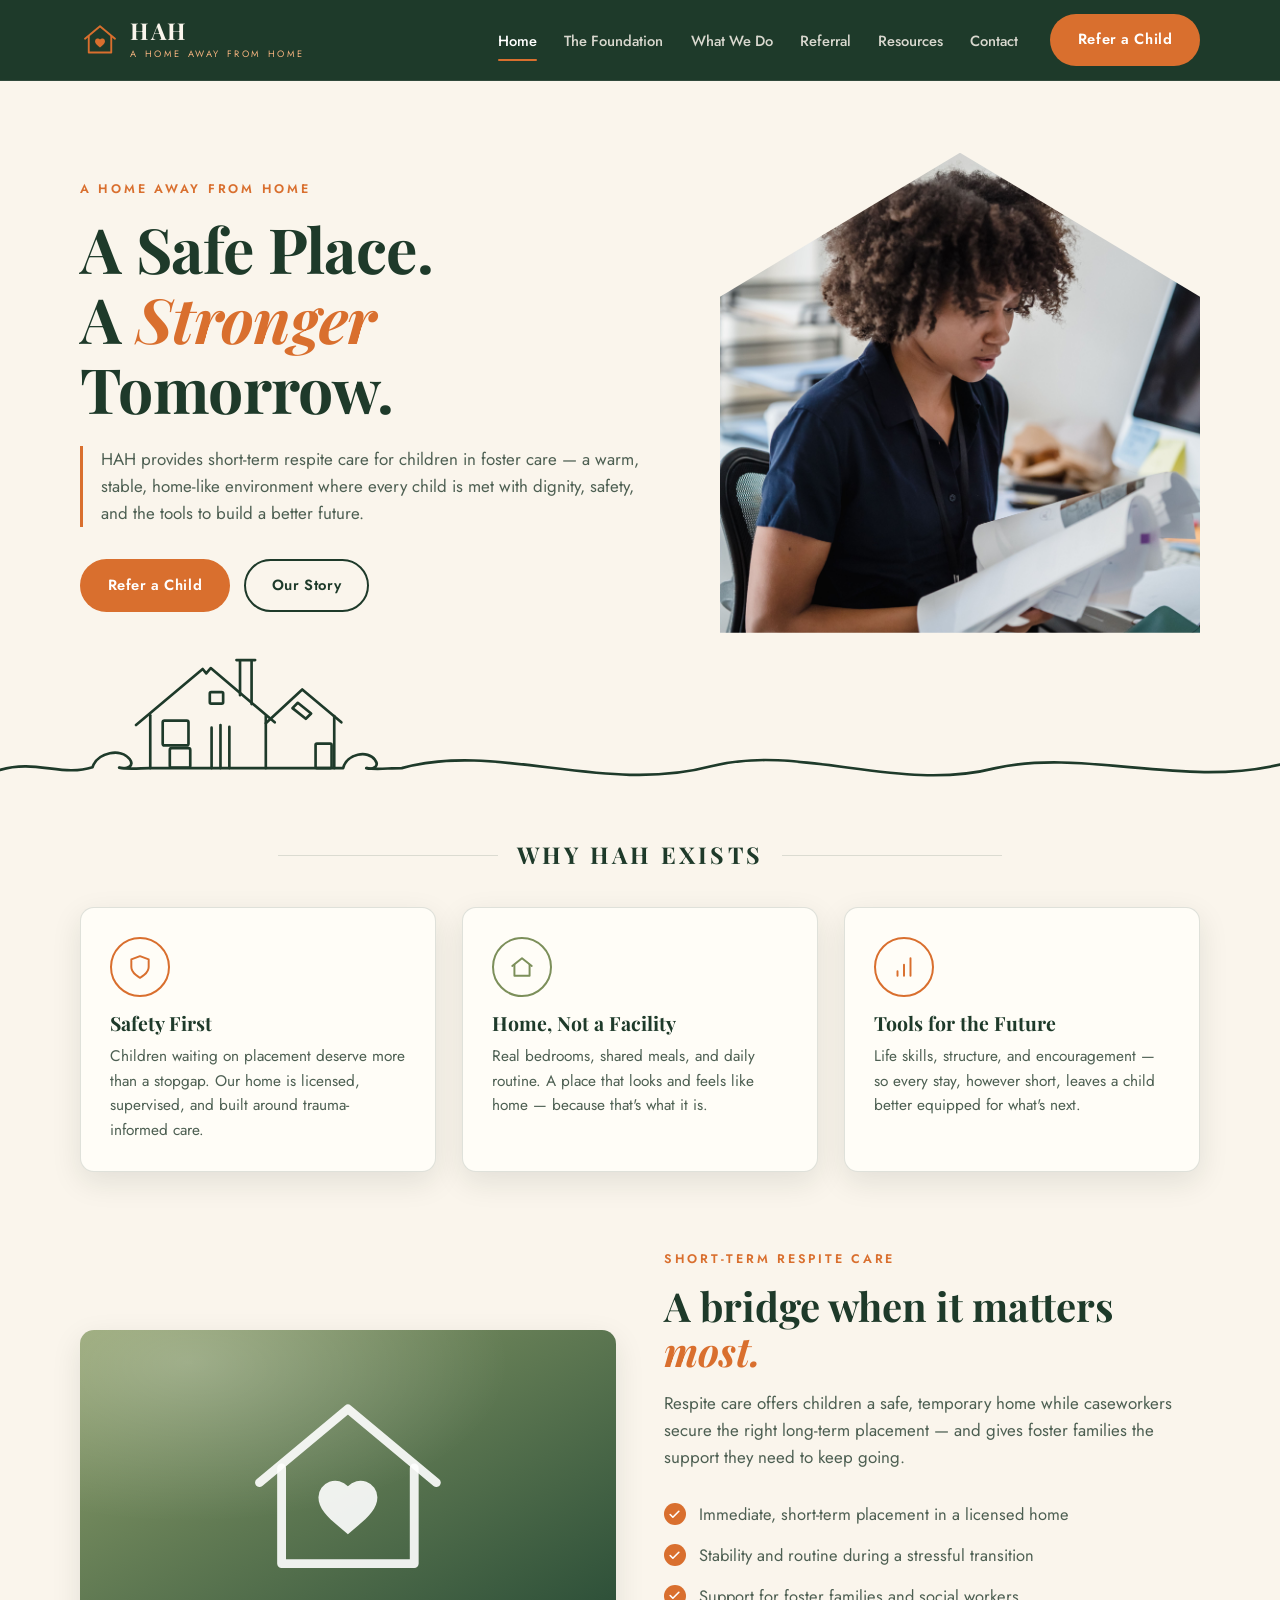
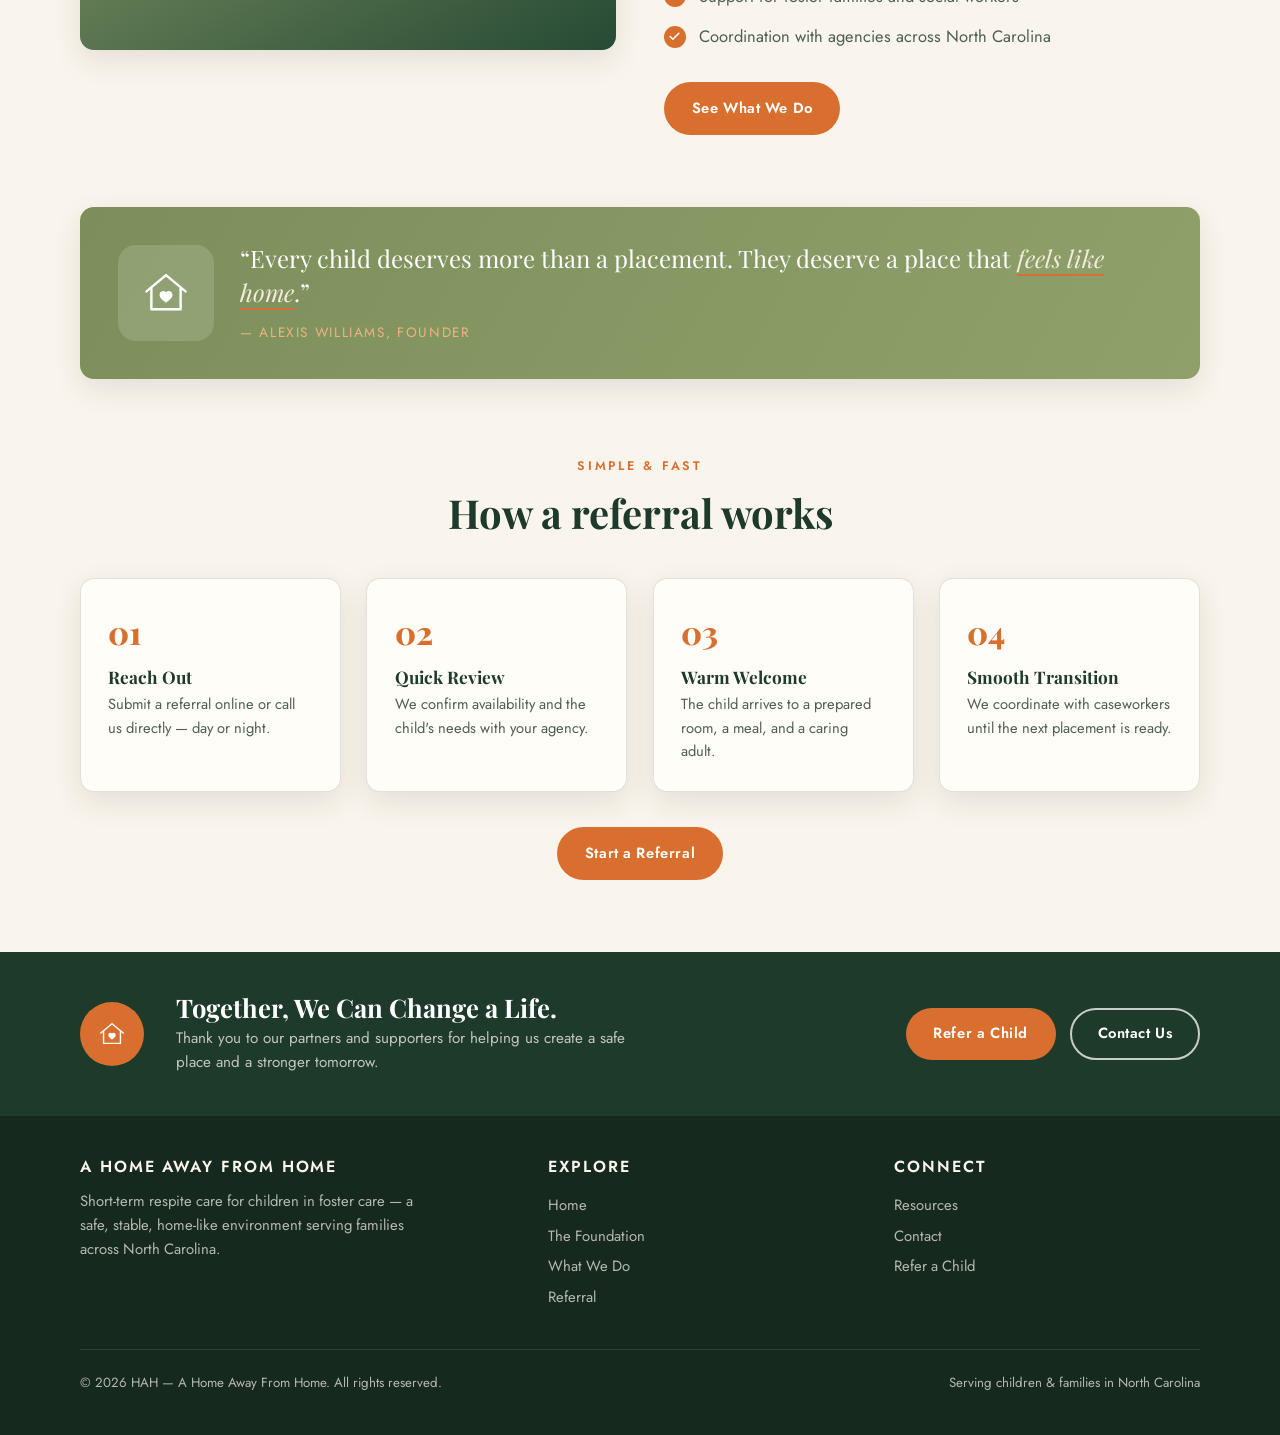
<file: index.html>
<!DOCTYPE html>
<html lang="en">
<head>
<meta charset="UTF-8">
<meta name="viewport" content="width=device-width, initial-scale=1.0">
<title>HAH | A Home Away From Home — Respite Care for Children in Foster Care</title>
<meta name="description" content="HAH provides short-term respite care for children in foster care in a safe, stable, home-like environment across North Carolina.">
<link rel="preconnect" href="https://fonts.googleapis.com">
<link rel="preconnect" href="https://fonts.gstatic.com" crossorigin>
<link href="https://fonts.googleapis.com/css2?family=Playfair+Display:ital,wght@0,600;0,700;0,800;1,600;1,700&family=Jost:wght@400;500;600&display=swap" rel="stylesheet">
<link rel="stylesheet" href="css/styles.css">
</head>
<body data-page="home">

<!-- ===== Hero ===== -->
<div class="hero house-hero">
  <div class="container hero-grid">
    <div class="hero-copy reveal">
      <span class="eyebrow">A Home Away From Home</span>
      <h1>A Safe Place.<br>A <span class="accent-i">Stronger</span> Tomorrow.</h1>
      <p class="lede">
        HAH provides short-term respite care for children in foster care — a
        warm, stable, home-like environment where every child is met with
        dignity, safety, and the tools to build a better future.
      </p>
      <div class="hero-actions">
        <a href="referral.html" class="btn btn-orange">Refer a Child</a>
        <a href="foundation.html" class="btn btn-outline-green">Our Story</a>
      </div>
    </div>
    <figure class="hero-figure reveal">
      <!-- Placeholder: replace this whole div with your photo, e.g.
           <img class="hero-photo" src="images/your-photo.jpg" alt="Describe the photo"> -->
      <div class="arch-container"style="height:30rem; width: 30rem;">
        <img src="img/businesswoman.jpg" alt="">
       
      </div>
    </figure>
  </div>
</div>

<!-- Continuous-line house (left) whose ground line flows out as the wave divider -->
<div class="wave-divider house-line" role="img" aria-label="Line drawing of a house whose baseline continues as a flowing wave">
  <svg viewBox="0 0 1440 200" xmlns="http://www.w3.org/2000/svg" fill="none" stroke="currentColor" stroke-width="3" stroke-linecap="round" stroke-linejoin="round" aria-hidden="true">
    <!-- ground line: enters left, bush, under the house, bush, then waves off to the right -->
    <path d="M0 172
             C 40 160 70 180 104 169
             C 110 152 136 147 146 160
             C 151 167 144 172 134 169.5
             C 146 172 158 170 168 170
             L 386 170
             C 390 154 414 149 422 161
             C 427 168 420 172 412 170
             C 424 172 436 170 452 170
             C 560 140 680 200 800 168
             C 900 142 1010 198 1120 170
             C 1220 148 1330 192 1440 166"/>
    <!-- main gable with peak notch -->
    <path d="M153 121.5 L228 58.5 L232 63.5 L237 57.5 L309 118.5"/>
    <!-- walls -->
    <path d="M169 110.5 V170"/>
    <path d="M299 111.5 V170"/>
    <!-- chimney -->
    <path d="M270 48.5 V88 M283 48.5 V98 M266 48.5 H287"/>
    <!-- facade windows -->
    <rect x="183" y="116.5" width="29" height="28" rx="2"/>
    <rect x="191" y="147.5" width="23" height="22" rx="2"/>
    <!-- small attic window -->
    <rect x="236" y="84.5" width="15" height="13" rx="1.5"/>
    <!-- vertical slats -->
    <path d="M238 170 V124.5 M248 170 V121.5 M258 170 V123.5"/>
    <!-- right smaller gable -->
    <path d="M299 119.5 L340 81.5 L384 118.5"/>
    <path d="M376 111.5 V170"/>
    <!-- slanted roof window -->
    <path d="M335 96.5 L350 108.5 L344 114.5 L329 102.5 Z"/>
    <!-- side door -->
    <rect x="355" y="142.5" width="18" height="27.5" rx="1.5"/>
  </svg>
</div>

<!-- ===== Why HAH ===== -->
<section aria-labelledby="why-title" style="padding-top:3rem">
  <div class="container">
    <div class="divider-title"><h2 id="why-title">Why HAH Exists</h2></div>
    <div class="card-grid cols-3">
      <article class="panel-card reveal">
        <div class="icon-ring ring-orange">
          <svg viewBox="0 0 24 24" fill="none" stroke="currentColor" stroke-width="1.8" stroke-linecap="round" stroke-linejoin="round"><path d="M12 22s8-4 8-10V5l-8-3-8 3v7c0 6 8 10 8 10z"/></svg>
        </div>
        <h3>Safety First</h3>
        <p>Children waiting on placement deserve more than a stopgap. Our home is licensed, supervised, and built around trauma-informed care.</p>
      </article>
      <article class="panel-card reveal">
        <div class="icon-ring ring-green">
          <svg viewBox="0 0 24 24" fill="none" stroke="currentColor" stroke-width="1.8" stroke-linecap="round" stroke-linejoin="round"><path d="M3 11 12 4l9 7"/><path d="M5 10v10h14V10"/></svg>
        </div>
        <h3>Home, Not a Facility</h3>
        <p>Real bedrooms, shared meals, and daily routine. A place that looks and feels like home — because that's what it is.</p>
      </article>
      <article class="panel-card reveal">
        <div class="icon-ring ring-orange">
          <svg viewBox="0 0 24 24" fill="none" stroke="currentColor" stroke-width="1.8" stroke-linecap="round" stroke-linejoin="round"><path d="M12 20V10M18 20V4M6 20v-4"/></svg>
        </div>
        <h3>Tools for the Future</h3>
        <p>Life skills, structure, and encouragement — so every stay, however short, leaves a child better equipped for what's next.</p>
      </article>
    </div>
  </div>
</section>

<!-- ===== Respite explained ===== -->
<section style="padding-top:0" aria-labelledby="respite-title">
  <div class="container split">
    <div class="visual reveal" role="img" aria-label="Illustration of a heart inside a house">
      <svg viewBox="0 0 64 64" fill="none" stroke="currentColor" stroke-width="2.4" stroke-linecap="round" stroke-linejoin="round"><path d="M8 30 32 10l24 20"/><path d="M14 26v26h36V26"/><path d="M32 44c-4-3.4-8-6.2-8-10a4.6 4.6 0 0 1 8-3 4.6 4.6 0 0 1 8 3c0 3.8-4 6.6-8 10z" fill="currentColor" stroke="none"/></svg>
    </div>
    <div class="reveal">
      <span class="eyebrow">Short-Term Respite Care</span>
      <h2 id="respite-title">A bridge when it matters <span class="accent-i">most.</span></h2>
      <p class="lede" style="margin:1rem 0 1.4rem">
        Respite care offers children a safe, temporary home while caseworkers
        secure the right long-term placement — and gives foster families the
        support they need to keep going.
      </p>
      <ul class="checklist">
        <li>Immediate, short-term placement in a licensed home</li>
        <li>Stability and routine during a stressful transition</li>
        <li>Support for foster families and social workers</li>
        <li>Coordination with agencies across North Carolina</li>
      </ul>
      <div style="margin-top:1.6rem">
        <a href="what-we-do.html" class="btn btn-orange">See What We Do</a>
      </div>
    </div>
  </div>
</section>

<!-- ===== Quote ===== -->
<section style="padding-top:0">
  <div class="container">
    <div class="quote-banner reveal">
      <div class="quote-house" style="color:#fff">
        <svg viewBox="0 0 64 64" fill="none" stroke="currentColor" stroke-width="3" stroke-linecap="round" stroke-linejoin="round"><path d="M8 30 32 10l24 20"/><path d="M14 26v26h36V26"/><path d="M32 44c-4-3.4-8-6.2-8-10a4.6 4.6 0 0 1 8-3 4.6 4.6 0 0 1 8 3c0 3.8-4 6.6-8 10z" fill="currentColor" stroke="none"/></svg>
      </div>
      <div>
        <blockquote>&ldquo;Every child deserves more than a placement. They deserve a place that <em>feels like home</em>.&rdquo;</blockquote>
        <cite>— Alexis Williams, Founder</cite>
      </div>
    </div>
  </div>
</section>

<!-- ===== How it works preview ===== -->
<section style="padding-top:0" aria-labelledby="how-title">
  <div class="container">
    <div class="section-head center">
      <span class="eyebrow">Simple &amp; Fast</span>
      <h2 id="how-title">How a referral works</h2>
    </div>
    <div class="steps">
      <div class="step reveal"><h3>Reach Out</h3><p>Submit a referral online or call us directly — day or night.</p></div>
      <div class="step reveal"><h3>Quick Review</h3><p>We confirm availability and the child's needs with your agency.</p></div>
      <div class="step reveal"><h3>Warm Welcome</h3><p>The child arrives to a prepared room, a meal, and a caring adult.</p></div>
      <div class="step reveal"><h3>Smooth Transition</h3><p>We coordinate with caseworkers until the next placement is ready.</p></div>
    </div>
    <div class="center" style="margin-top:2.2rem">
      <a href="referral.html" class="btn btn-orange">Start a Referral</a>
    </div>
  </div>
</section>

<script src="js/script.js"></script>
</body>
</html>
</file>
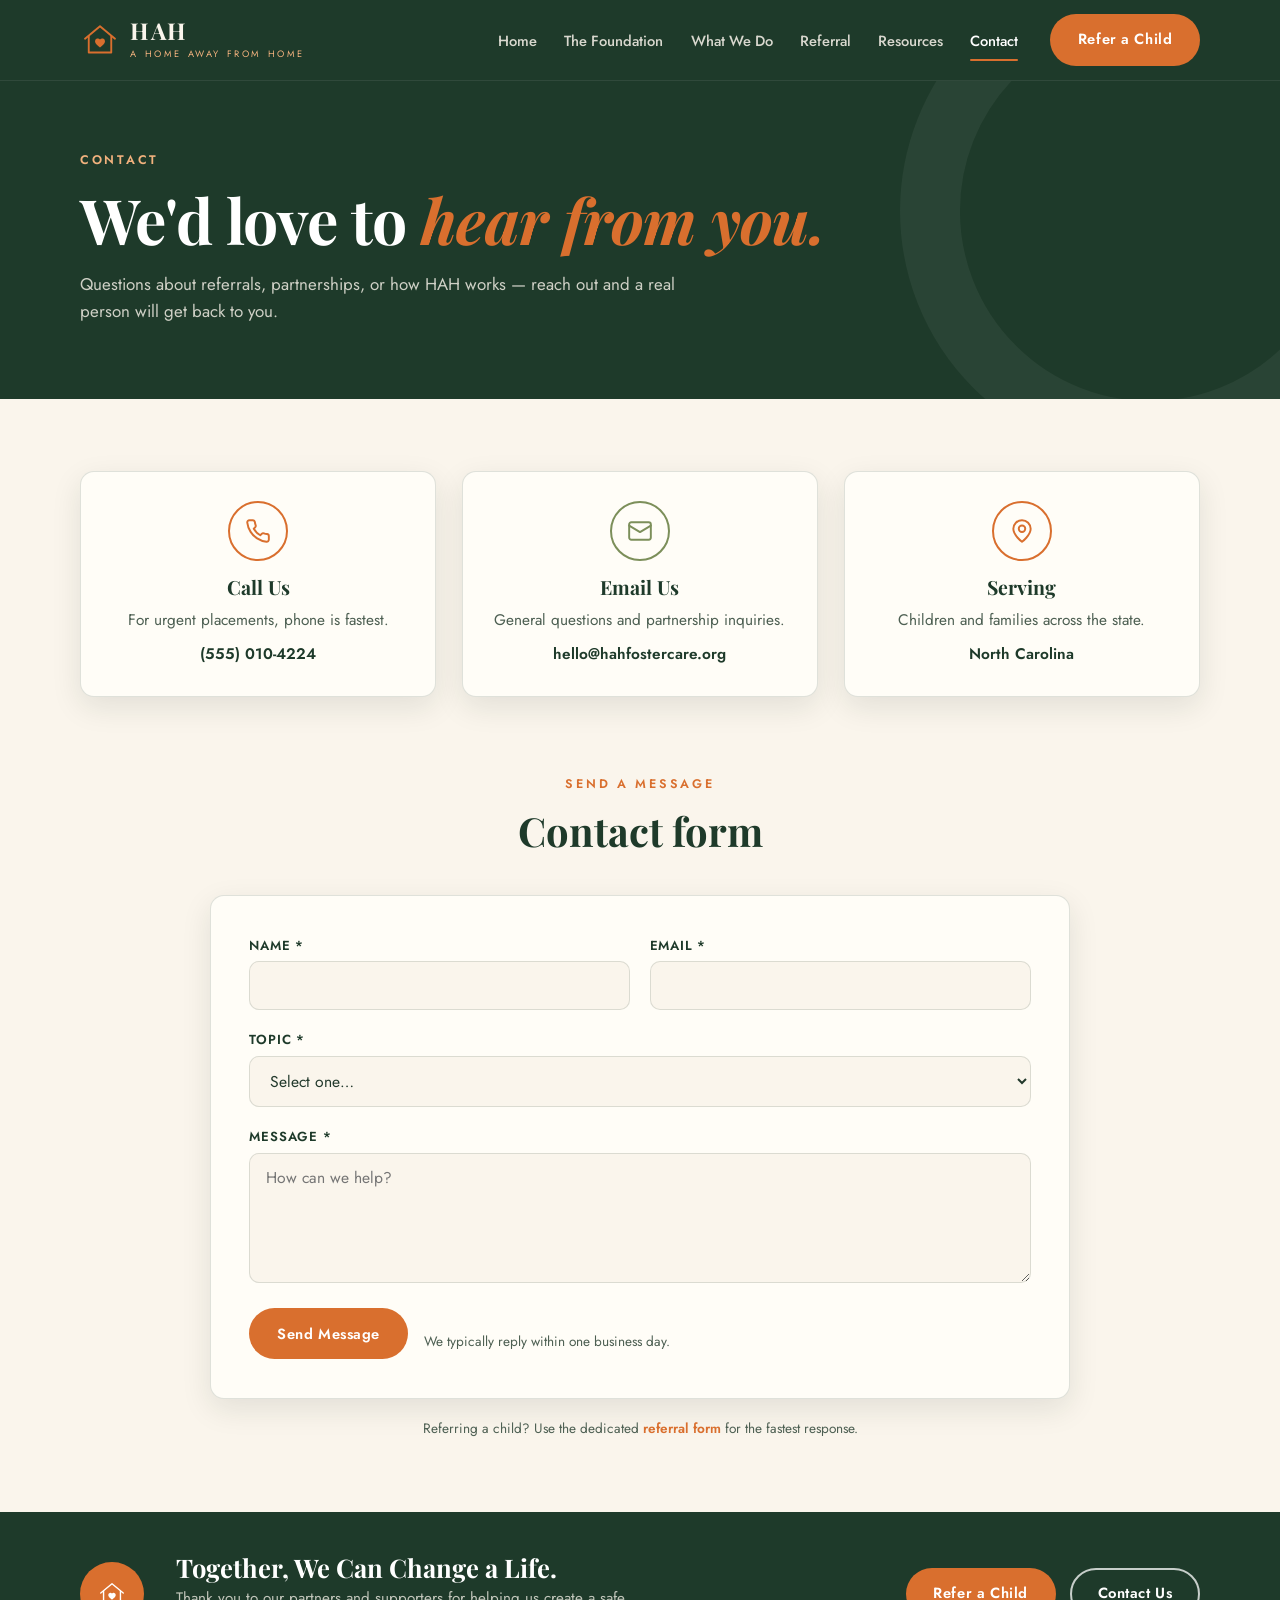
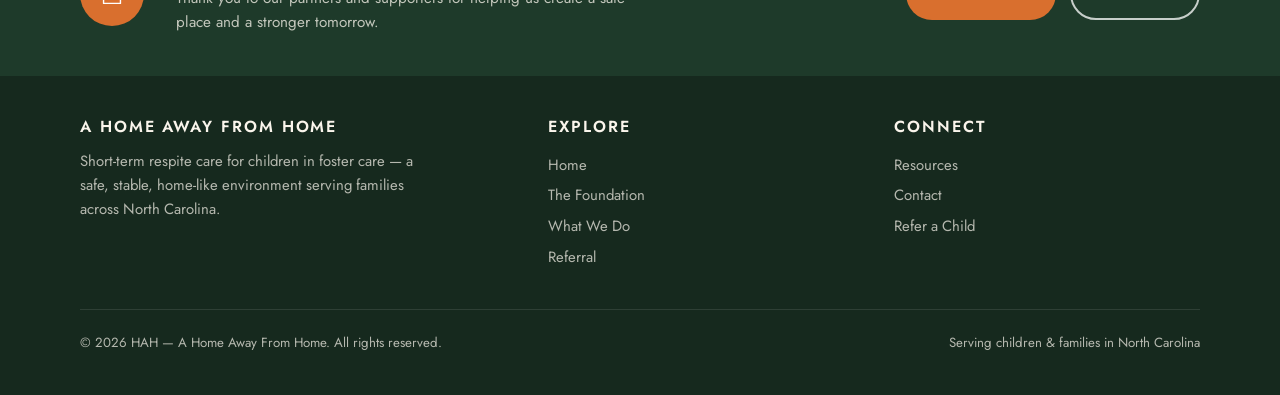
<file: contact.html>
<!DOCTYPE html>
<html lang="en">
<head>
<meta charset="UTF-8">
<meta name="viewport" content="width=device-width, initial-scale=1.0">
<title>Contact — HAH | A Home Away From Home</title>
<meta name="description" content="Contact HAH — A Home Away From Home. Questions, partnerships, and referrals for respite foster care in North Carolina.">
<link rel="preconnect" href="https://fonts.googleapis.com">
<link rel="preconnect" href="https://fonts.gstatic.com" crossorigin>
<link href="https://fonts.googleapis.com/css2?family=Playfair+Display:ital,wght@0,600;0,700;0,800;1,600;1,700&family=Jost:wght@400;500;600&display=swap" rel="stylesheet">
<link rel="stylesheet" href="css/styles.css">
</head>
<body data-page="contact">

<div class="page-hero">
  <div class="container reveal in">
    <span class="eyebrow">Contact</span>
    <h1>We'd love to <span class="accent-i">hear from you.</span></h1>
    <p class="lede">
      Questions about referrals, partnerships, or how HAH works — reach out and
      a real person will get back to you.
    </p>
  </div>
</div>

<!-- ===== Contact methods ===== -->
<section aria-labelledby="methods-title">
  <div class="container">
    <h2 id="methods-title" class="center" style="position:absolute;width:1px;height:1px;overflow:hidden;clip:rect(0 0 0 0)">Ways to reach us</h2>
    <div class="card-grid cols-3">
      <article class="panel-card center reveal">
        <div class="icon-ring ring-orange" style="margin-inline:auto">
          <svg viewBox="0 0 24 24" fill="none" stroke="currentColor" stroke-width="1.8" stroke-linecap="round" stroke-linejoin="round"><path d="M22 16.9v3a2 2 0 0 1-2.2 2 19.8 19.8 0 0 1-8.6-3.1 19.5 19.5 0 0 1-6-6A19.8 19.8 0 0 1 2.1 4.2 2 2 0 0 1 4.1 2h3a2 2 0 0 1 2 1.7c.13.96.36 1.9.7 2.8a2 2 0 0 1-.45 2.1L8.1 9.9a16 16 0 0 0 6 6l1.3-1.3a2 2 0 0 1 2.1-.45c.9.34 1.84.57 2.8.7A2 2 0 0 1 22 16.9z"/></svg>
        </div>
        <h3>Call Us</h3>
        <p style="color:var(--ink-soft)">For urgent placements, phone is fastest.</p>
        <p style="margin-top:.6rem;font-weight:600;color:var(--green-900)">(555) 010-4224</p>
      </article>
      <article class="panel-card center reveal">
        <div class="icon-ring ring-green" style="margin-inline:auto">
          <svg viewBox="0 0 24 24" fill="none" stroke="currentColor" stroke-width="1.8" stroke-linecap="round" stroke-linejoin="round"><rect x="2" y="4" width="20" height="16" rx="2"/><path d="m22 7-10 6L2 7"/></svg>
        </div>
        <h3>Email Us</h3>
        <p style="color:var(--ink-soft)">General questions and partnership inquiries.</p>
        <p style="margin-top:.6rem;font-weight:600;color:var(--green-900)">hello@hahfostercare.org</p>
      </article>
      <article class="panel-card center reveal">
        <div class="icon-ring ring-orange" style="margin-inline:auto">
          <svg viewBox="0 0 24 24" fill="none" stroke="currentColor" stroke-width="1.8" stroke-linecap="round" stroke-linejoin="round"><path d="M20 10c0 6-8 12-8 12s-8-6-8-12a8 8 0 0 1 16 0z"/><circle cx="12" cy="10" r="3"/></svg>
        </div>
        <h3>Serving</h3>
        <p style="color:var(--ink-soft)">Children and families across the state.</p>
        <p style="margin-top:.6rem;font-weight:600;color:var(--green-900)">North Carolina</p>
      </article>
    </div>
  </div>
</section>

<!-- ===== Contact form ===== -->
<section style="padding-top:0" aria-labelledby="contact-form-title">
  <div class="container" style="max-width:860px">
    <div class="section-head center">
      <span class="eyebrow">Send a Message</span>
      <h2 id="contact-form-title">Contact form</h2>
    </div>
    <form class="form-card reveal" data-validate novalidate>
      <div class="form-grid">
        <div class="field">
          <label for="ct-name">Name *</label>
          <input id="ct-name" name="name" type="text" required autocomplete="name">
          <span class="error-msg">Please enter your name.</span>
        </div>
        <div class="field">
          <label for="ct-email">Email *</label>
          <input id="ct-email" name="email" type="email" required autocomplete="email">
          <span class="error-msg">Please enter a valid email address.</span>
        </div>
        <div class="field full">
          <label for="ct-topic">Topic *</label>
          <select id="ct-topic" name="topic" required>
            <option value="">Select one…</option>
            <option>Making a referral</option>
            <option>Partnership opportunity</option>
            <option>Volunteering or support</option>
            <option>Media inquiry</option>
            <option>Something else</option>
          </select>
          <span class="error-msg">Please choose a topic.</span>
        </div>
        <div class="field full">
          <label for="ct-message">Message *</label>
          <textarea id="ct-message" name="message" required placeholder="How can we help?"></textarea>
          <span class="error-msg">Please write a message.</span>
        </div>
      </div>
      <div style="margin-top:1.6rem;display:flex;align-items:center;gap:1rem;flex-wrap:wrap">
        <button type="submit" class="btn btn-orange">Send Message</button>
        <span class="form-note">We typically reply within one business day.</span>
      </div>
      <p class="form-success" role="status" tabindex="-1">
        ✓ Message sent — thank you! We'll be in touch soon.
      </p>
    </form>
    <p class="form-note center" style="margin-top:1.2rem">
      Referring a child? Use the dedicated <a href="referral.html" style="color:var(--orange);font-weight:600">referral form</a> for the fastest response.
    </p>
  </div>
</section>

<script src="js/script.js"></script>
</body>
</html>
</file>
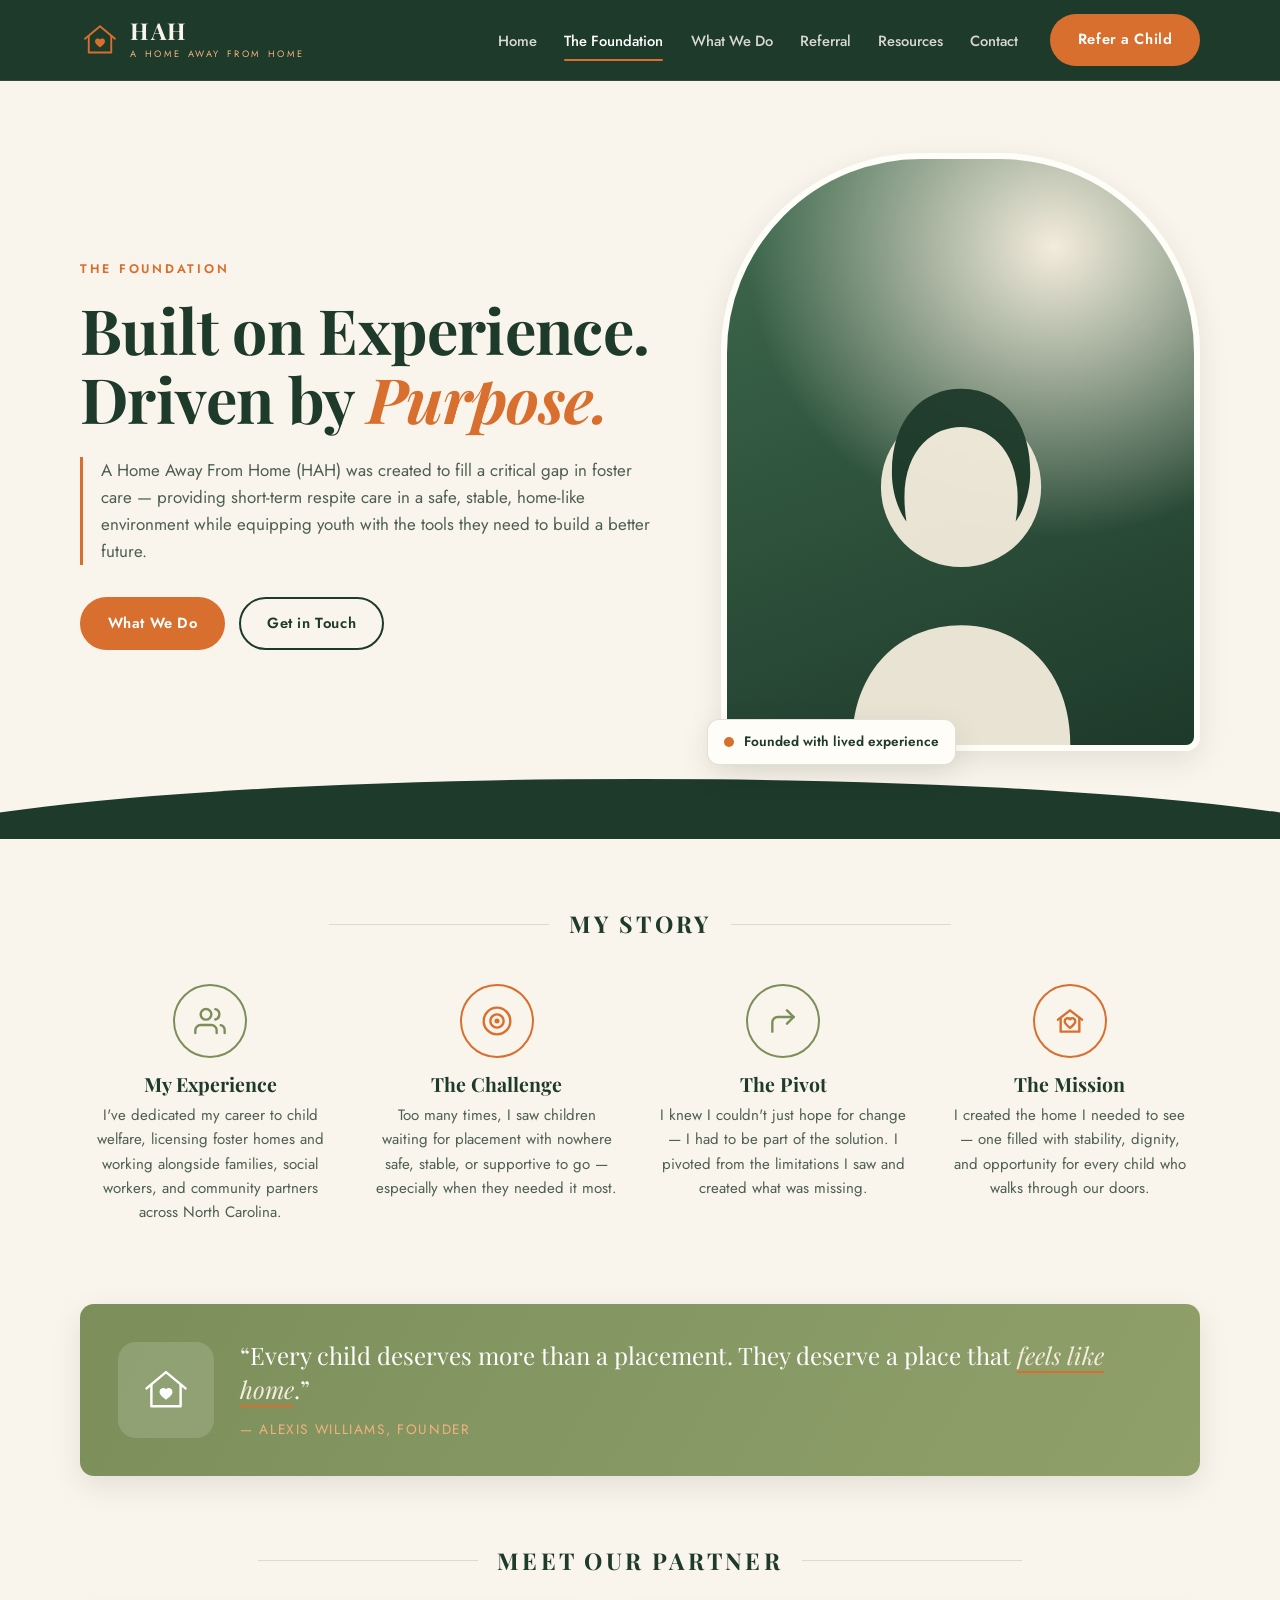
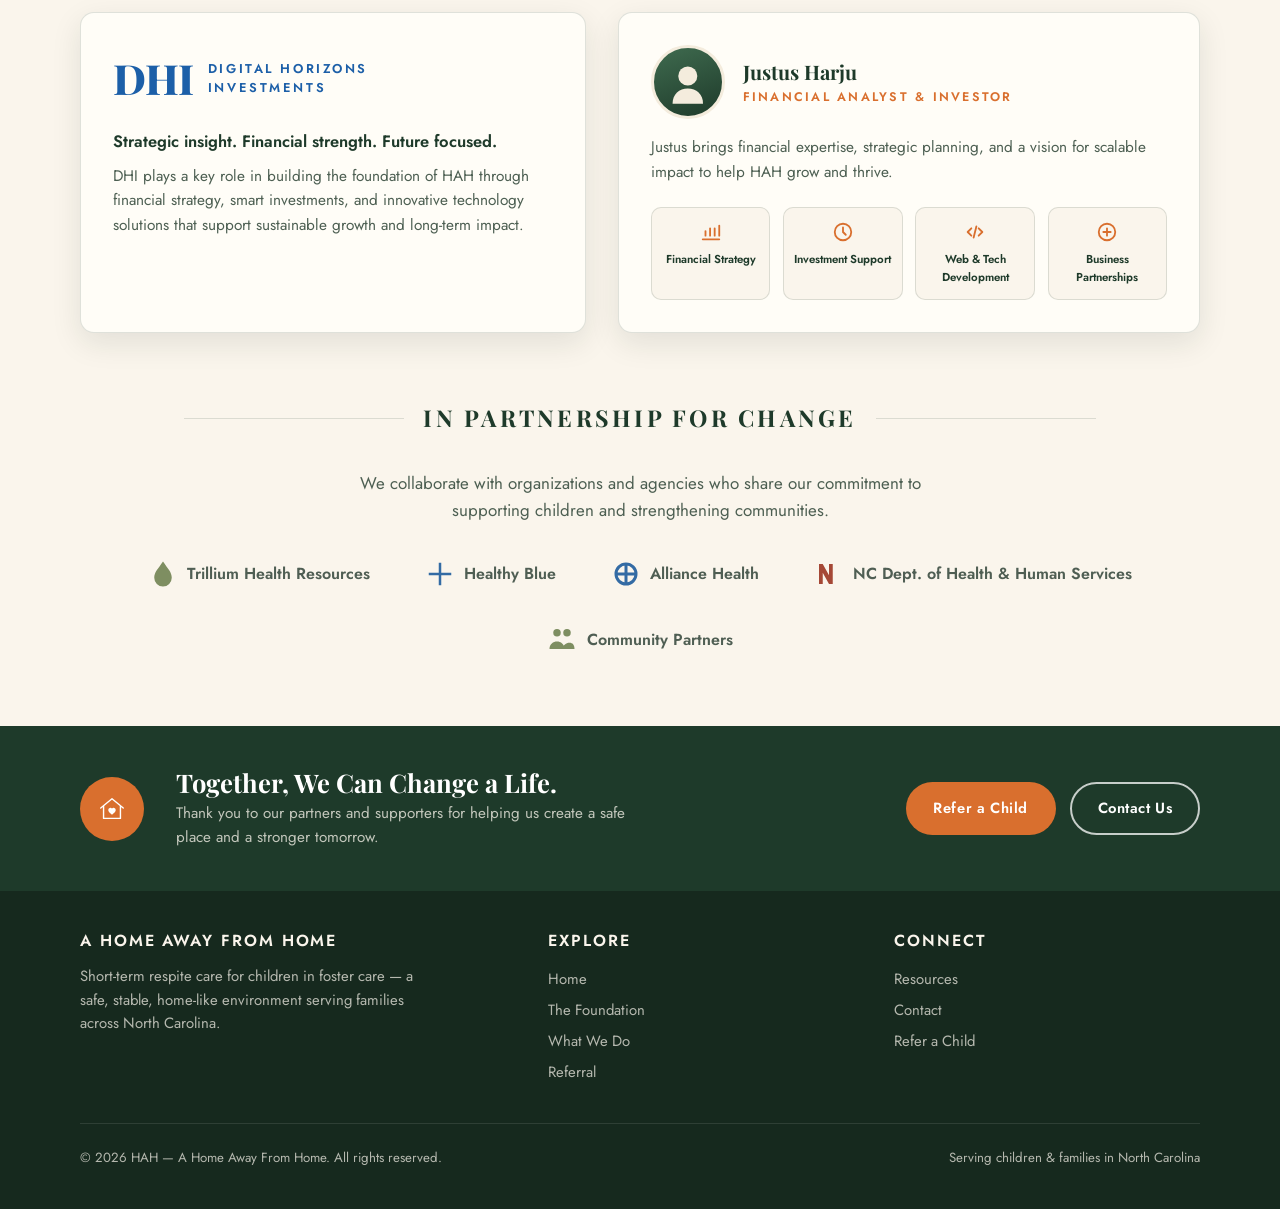
<file: foundation.html>
<!DOCTYPE html>
<html lang="en">
<head>
<meta charset="UTF-8">
<meta name="viewport" content="width=device-width, initial-scale=1.0">
<title>The Foundation — HAH | A Home Away From Home</title>
<meta name="description" content="The story behind HAH: built on experience, driven by purpose. Short-term respite care for children in foster care across North Carolina.">
<link rel="preconnect" href="https://fonts.googleapis.com">
<link rel="preconnect" href="https://fonts.gstatic.com" crossorigin>
<link href="https://fonts.googleapis.com/css2?family=Playfair+Display:ital,wght@0,600;0,700;0,800;1,600;1,700&family=Jost:wght@400;500;600&display=swap" rel="stylesheet">
<link rel="stylesheet" href="css/styles.css">
</head>
<body data-page="foundation">

<!-- ===== Hero ===== -->
<div class="hero">
  <div class="container hero-grid">
    <div class="hero-copy reveal">
      <span class="eyebrow">The Foundation</span>
      <h1>Built on Experience.<br>Driven by <span class="accent-i">Purpose.</span></h1>
      <p class="lede">
        A Home Away From Home (HAH) was created to fill a critical gap in foster
        care — providing short-term respite care in a safe, stable, home-like
        environment while equipping youth with the tools they need to build a
        better future.
      </p>
      <div class="hero-actions">
        <a href="what-we-do.html" class="btn btn-orange">What We Do</a>
        <a href="contact.html" class="btn btn-outline-green">Get in Touch</a>
      </div>
    </div>
    <figure class="hero-figure reveal">
      <div class="portrait" role="img" aria-label="Illustration of Alexis Williams, founder of HAH">
        <svg viewBox="0 0 200 220" fill="none" aria-hidden="true">
          <circle cx="100" cy="78" r="44" fill="#f4ecdd"/>
          <path d="M40 220c0-42 27-66 60-66s60 24 60 66" fill="#f4ecdd"/>
          <path d="M62 70c0-30 17-46 38-46s38 16 38 46c0 10-3 20-8 27 6-38-14-52-30-52s-36 14-30 52c-5-7-8-17-8-27z" fill="#1e3a2a"/>
        </svg>
      </div>
      <figcaption class="hero-badge"><span class="dot"></span>Founded with lived experience</figcaption>
    </figure>
  </div>
</div>

<!-- ===== My Story ===== -->
<section aria-labelledby="story-title">
  <div class="container">
    <div class="divider-title"><h2 id="story-title">My Story</h2></div>
    <div class="card-grid">
      <article class="story-card reveal">
        <div class="icon-ring ring-green">
          <svg viewBox="0 0 24 24" fill="none" stroke="currentColor" stroke-width="1.8" stroke-linecap="round" stroke-linejoin="round"><path d="M17 21v-2a4 4 0 0 0-4-4H5a4 4 0 0 0-4 4v2"/><circle cx="9" cy="7" r="4"/><path d="M23 21v-2a4 4 0 0 0-3-3.87"/><path d="M16 3.13a4 4 0 0 1 0 7.75"/></svg>
        </div>
        <h3>My Experience</h3>
        <p>I've dedicated my career to child welfare, licensing foster homes and working alongside families, social workers, and community partners across North Carolina.</p>
      </article>
      <article class="story-card reveal">
        <div class="icon-ring ring-orange">
          <svg viewBox="0 0 24 24" fill="none" stroke="currentColor" stroke-width="1.8" stroke-linecap="round" stroke-linejoin="round"><circle cx="12" cy="12" r="10"/><circle cx="12" cy="12" r="5"/><circle cx="12" cy="12" r="1" fill="currentColor"/></svg>
        </div>
        <h3>The Challenge</h3>
        <p>Too many times, I saw children waiting for placement with nowhere safe, stable, or supportive to go — especially when they needed it most.</p>
      </article>
      <article class="story-card reveal">
        <div class="icon-ring ring-green">
          <svg viewBox="0 0 24 24" fill="none" stroke="currentColor" stroke-width="1.8" stroke-linecap="round" stroke-linejoin="round"><polyline points="15 14 20 9 15 4"/><path d="M4 20v-7a4 4 0 0 1 4-4h12"/></svg>
        </div>
        <h3>The Pivot</h3>
        <p>I knew I couldn't just hope for change — I had to be part of the solution. I pivoted from the limitations I saw and created what was missing.</p>
      </article>
      <article class="story-card reveal">
        <div class="icon-ring ring-orange">
          <svg viewBox="0 0 24 24" fill="none" stroke="currentColor" stroke-width="1.8" stroke-linecap="round" stroke-linejoin="round"><path d="M3 11 12 4l9 7"/><path d="M5 10v10h14V10"/><path d="M12 17.2c-2-1.7-4-3.1-4-5a2.3 2.3 0 0 1 4-1.5A2.3 2.3 0 0 1 16 12.2c0 1.9-2 3.3-4 5z"/></svg>
        </div>
        <h3>The Mission</h3>
        <p>I created the home I needed to see — one filled with stability, dignity, and opportunity for every child who walks through our doors.</p>
      </article>
    </div>
  </div>
</section>

<!-- ===== Quote banner ===== -->
<section style="padding-top:0">
  <div class="container">
    <div class="quote-banner reveal">
      <div class="quote-house" style="color:#fff">
        <svg viewBox="0 0 64 64" fill="none" stroke="currentColor" stroke-width="3" stroke-linecap="round" stroke-linejoin="round"><path d="M8 30 32 10l24 20"/><path d="M14 26v26h36V26"/><path d="M32 44c-4-3.4-8-6.2-8-10a4.6 4.6 0 0 1 8-3 4.6 4.6 0 0 1 8 3c0 3.8-4 6.6-8 10z" fill="currentColor" stroke="none"/></svg>
      </div>
      <div>
        <blockquote>
          &ldquo;Every child deserves more than a placement.
          They deserve a place that <em>feels like home</em>.&rdquo;
        </blockquote>
        <cite>— Alexis Williams, Founder</cite>
      </div>
    </div>
  </div>
</section>

<!-- ===== Meet Our Partner ===== -->
<section style="padding-top:0" aria-labelledby="partner-title">
  <div class="container">
    <div class="divider-title"><h2 id="partner-title">Meet Our Partner</h2></div>
    <div class="partner-grid">
      <article class="partner-card reveal">
        <div class="partner-logo">
          <span class="logo-mark">DHI</span>
          <span class="logo-sub">Digital Horizons<br>Investments</span>
        </div>
        <p class="partner-strap">Strategic insight. Financial strength. Future focused.</p>
        <p style="color:var(--ink-soft);font-size:.96rem">
          DHI plays a key role in building the foundation of HAH through financial
          strategy, smart investments, and innovative technology solutions that
          support sustainable growth and long-term impact.
        </p>
      </article>
      <article class="partner-card reveal">
        <div class="person">
          <div class="avatar">
            <svg viewBox="0 0 100 100" fill="#f4ecdd" aria-hidden="true"><circle cx="50" cy="38" r="20"/><path d="M18 96c0-20 14-32 32-32s32 12 32 32"/></svg>
          </div>
          <div>
            <div class="name">Justus Harju</div>
            <div class="role">Financial Analyst &amp; Investor</div>
          </div>
        </div>
        <p style="color:var(--ink-soft);font-size:.96rem">
          Justus brings financial expertise, strategic planning, and a vision for
          scalable impact to help HAH grow and thrive.
        </p>
        <div class="mini-badges">
          <div class="mini-badge">
            <svg viewBox="0 0 24 24" fill="none" stroke="currentColor" stroke-width="2" stroke-linecap="round"><path d="M3 20h18"/><path d="M6 16v-5M11 16V8M16 16v-8M21 16V5"/></svg>
            Financial Strategy
          </div>
          <div class="mini-badge">
            <svg viewBox="0 0 24 24" fill="none" stroke="currentColor" stroke-width="2" stroke-linecap="round"><circle cx="12" cy="12" r="9"/><path d="M12 7v5l3 3"/></svg>
            Investment Support
          </div>
          <div class="mini-badge">
            <svg viewBox="0 0 24 24" fill="none" stroke="currentColor" stroke-width="2" stroke-linecap="round" stroke-linejoin="round"><polyline points="8 8 4 12 8 16"/><polyline points="16 8 20 12 16 16"/><line x1="13.5" y1="6" x2="10.5" y2="18"/></svg>
            Web &amp; Tech Development
          </div>
          <div class="mini-badge">
            <svg viewBox="0 0 24 24" fill="none" stroke="currentColor" stroke-width="2" stroke-linecap="round" stroke-linejoin="round"><path d="M8 12h8M12 8v8"/><circle cx="12" cy="12" r="9"/></svg>
            Business Partnerships
          </div>
        </div>
      </article>
    </div>
  </div>
</section>

<!-- ===== In Partnership for Change ===== -->
<section style="padding-top:0" aria-labelledby="partners-title">
  <div class="container center">
    <div class="divider-title"><h2 id="partners-title">In Partnership for Change</h2></div>
    <p class="lede">We collaborate with organizations and agencies who share our commitment to supporting children and strengthening communities.</p>
    <div class="logo-band reveal">
      <span class="logo-chip">
        <svg viewBox="0 0 24 24" fill="currentColor"><path d="M12 2C8 8 5 10.5 5 15a7 7 0 0 0 14 0c0-4.5-3-7-7-13z"/></svg>
        Trillium Health Resources
      </span>
      <span class="logo-chip blue">
        <svg viewBox="0 0 24 24" fill="currentColor"><path d="M11 3h2v8h8v2h-8v8h-2v-8H3v-2h8z"/></svg>
        Healthy Blue
      </span>
      <span class="logo-chip blue">
        <svg viewBox="0 0 24 24" fill="none" stroke="currentColor" stroke-width="2.4"><circle cx="12" cy="12" r="8"/><path d="M12 4v16M4 12h16"/></svg>
        Alliance Health
      </span>
      <span class="logo-chip red">
        <svg viewBox="0 0 24 24" fill="currentColor"><path d="M4 4h3l5 9V4h3v16h-3l-5-9v9H4z"/></svg>
        NC Dept. of Health &amp; Human Services
      </span>
      <span class="logo-chip">
        <svg viewBox="0 0 24 24" fill="currentColor"><circle cx="8" cy="7" r="3"/><circle cx="16" cy="7" r="3"/><path d="M2 20c0-4 3-6 6-6s6 2 6 6zM12.5 20c.4-3.2 2.6-5 5.5-5 2.4 0 4 1.6 4 5z"/></svg>
        Community Partners
      </span>
    </div>
  </div>
</section>

<script src="js/script.js"></script>
</body>
</html>
</file>
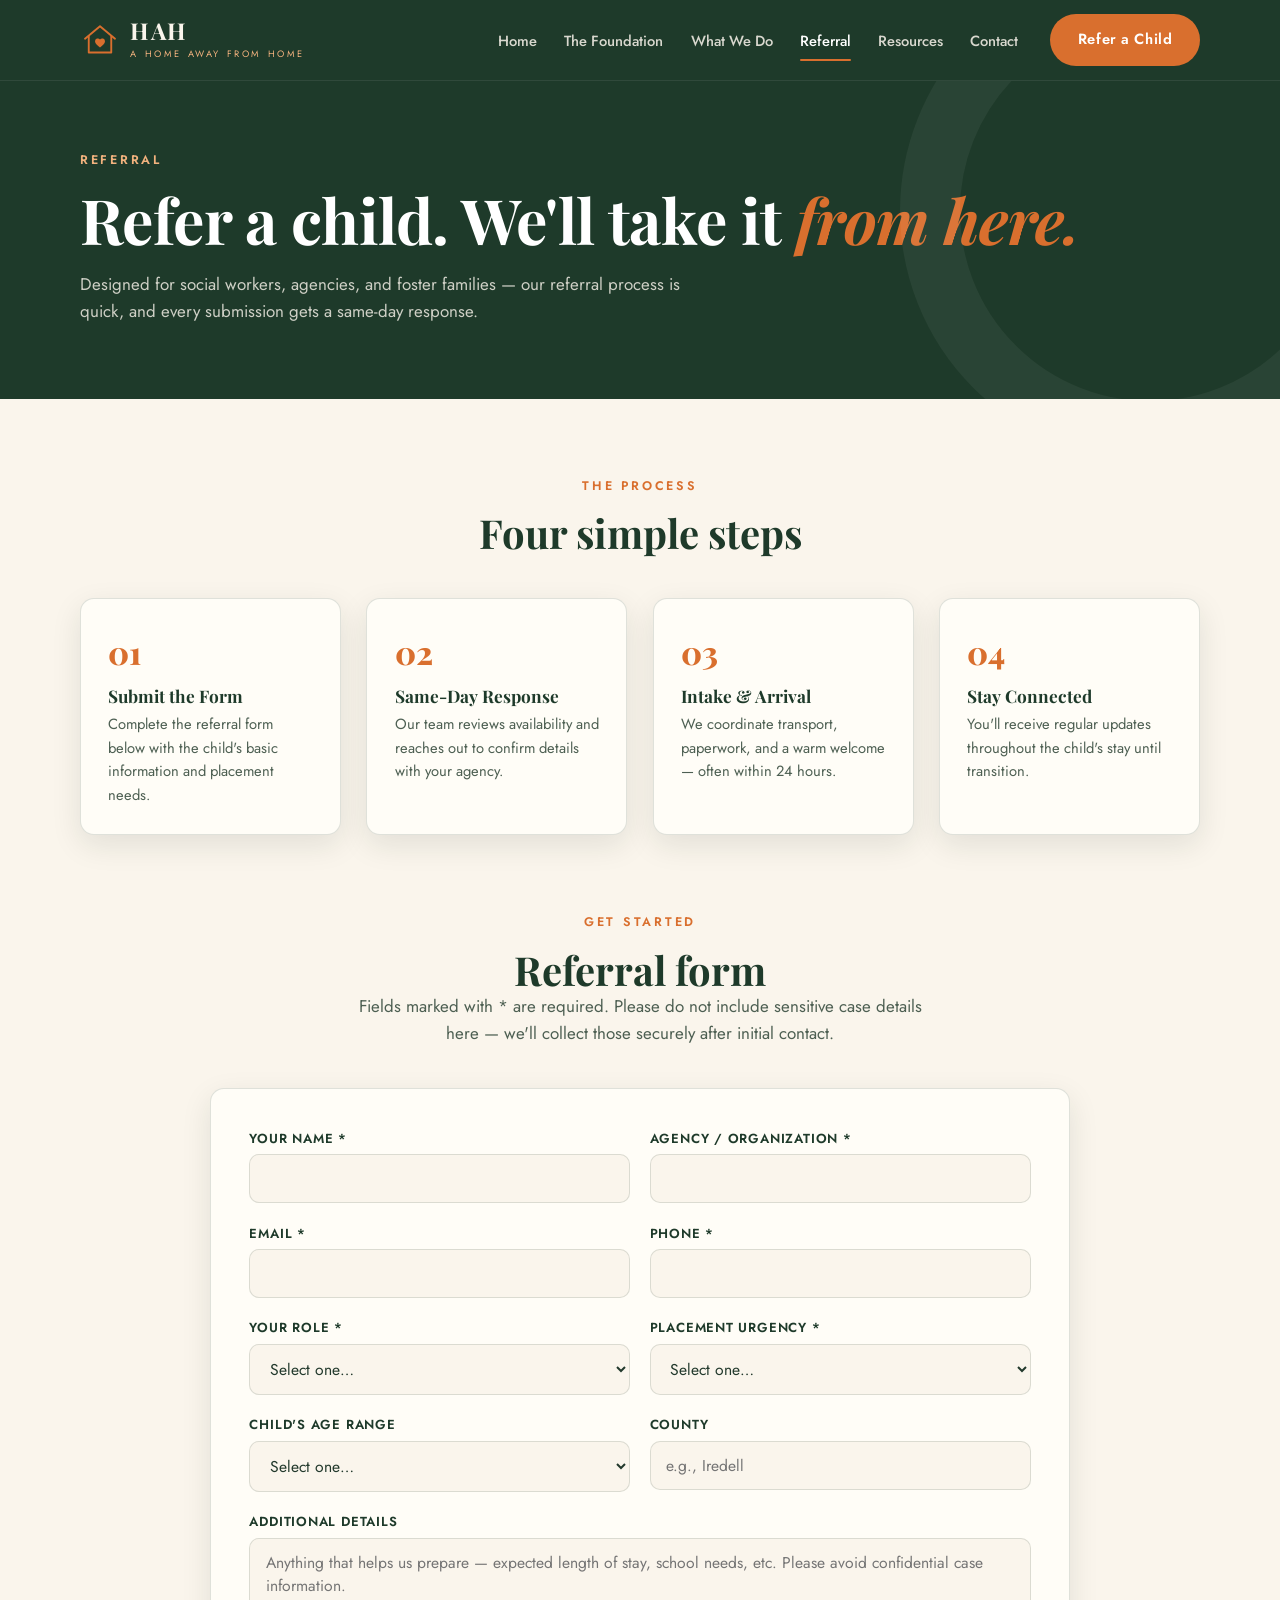
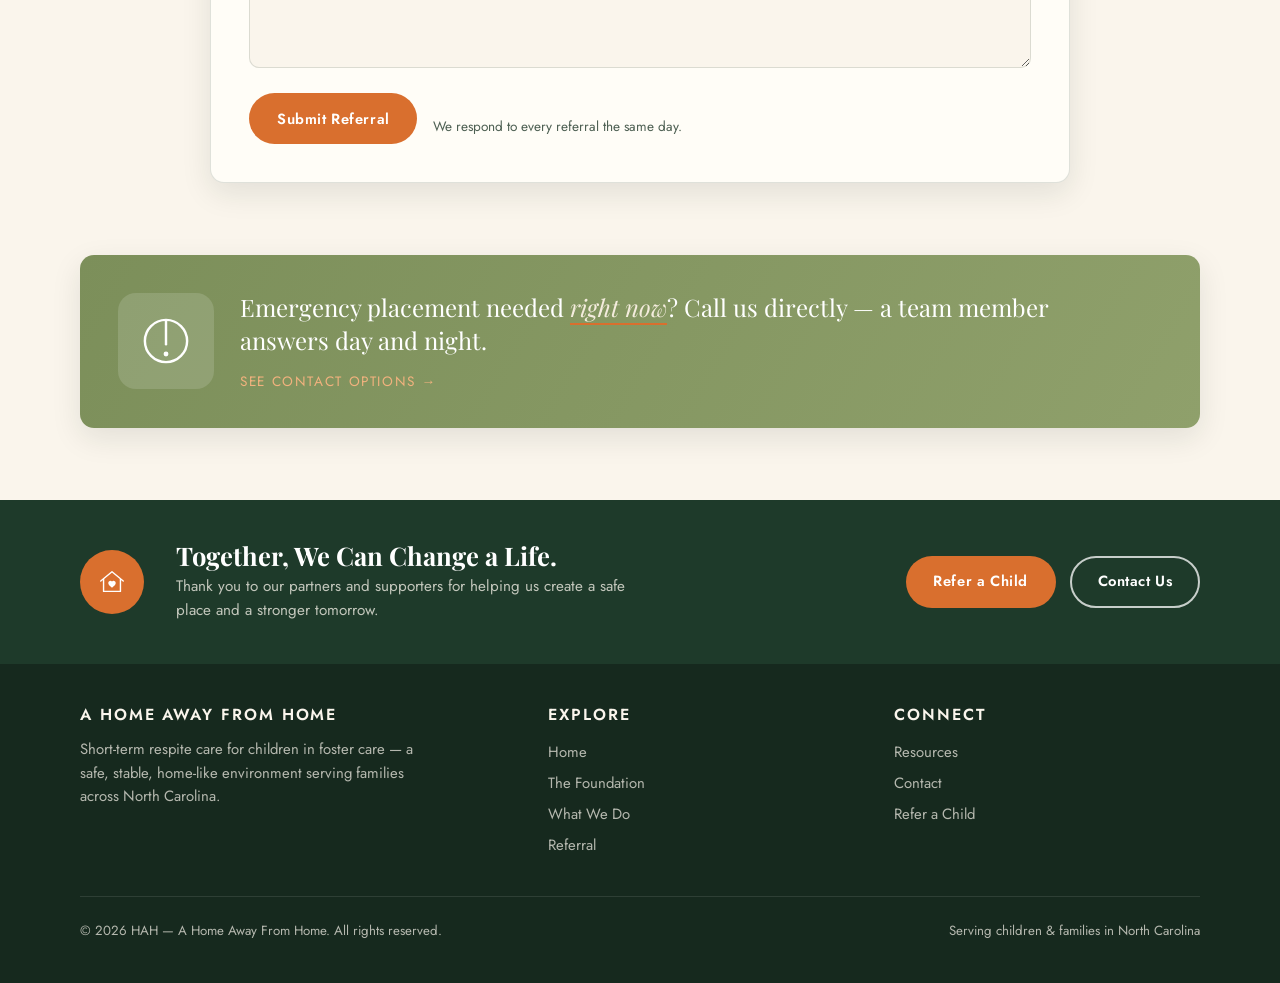
<file: referral.html>
<!DOCTYPE html>
<html lang="en">
<head>
<meta charset="UTF-8">
<meta name="viewport" content="width=device-width, initial-scale=1.0">
<title>Referral — HAH | A Home Away From Home</title>
<meta name="description" content="Refer a child for short-term respite care at HAH. A simple process for social workers, agencies, and foster families in North Carolina.">
<link rel="preconnect" href="https://fonts.googleapis.com">
<link rel="preconnect" href="https://fonts.gstatic.com" crossorigin>
<link href="https://fonts.googleapis.com/css2?family=Playfair+Display:ital,wght@0,600;0,700;0,800;1,600;1,700&family=Jost:wght@400;500;600&display=swap" rel="stylesheet">
<link rel="stylesheet" href="css/styles.css">
</head>
<body data-page="referral">

<div class="page-hero">
  <div class="container reveal in">
    <span class="eyebrow">Referral</span>
    <h1>Refer a child. We'll take it <span class="accent-i">from here.</span></h1>
    <p class="lede">
      Designed for social workers, agencies, and foster families — our referral
      process is quick, and every submission gets a same-day response.
    </p>
  </div>
</div>

<!-- ===== Process ===== -->
<section aria-labelledby="process-title">
  <div class="container">
    <div class="section-head center">
      <span class="eyebrow">The Process</span>
      <h2 id="process-title">Four simple steps</h2>
    </div>
    <div class="steps">
      <div class="step reveal"><h3>Submit the Form</h3><p>Complete the referral form below with the child's basic information and placement needs.</p></div>
      <div class="step reveal"><h3>Same-Day Response</h3><p>Our team reviews availability and reaches out to confirm details with your agency.</p></div>
      <div class="step reveal"><h3>Intake &amp; Arrival</h3><p>We coordinate transport, paperwork, and a warm welcome — often within 24 hours.</p></div>
      <div class="step reveal"><h3>Stay Connected</h3><p>You'll receive regular updates throughout the child's stay until transition.</p></div>
    </div>
  </div>
</section>

<!-- ===== Form ===== -->
<section style="padding-top:0" aria-labelledby="form-title">
  <div class="container" style="max-width:860px">
    <div class="section-head center">
      <span class="eyebrow">Get Started</span>
      <h2 id="form-title">Referral form</h2>
      <p class="lede">Fields marked with * are required. Please do not include sensitive case details here — we'll collect those securely after initial contact.</p>
    </div>
    <form class="form-card reveal" data-validate novalidate>
      <div class="form-grid">
        <div class="field">
          <label for="ref-name">Your Name *</label>
          <input id="ref-name" name="name" type="text" required autocomplete="name">
          <span class="error-msg">Please enter your name.</span>
        </div>
        <div class="field">
          <label for="ref-org">Agency / Organization *</label>
          <input id="ref-org" name="organization" type="text" required autocomplete="organization">
          <span class="error-msg">Please enter your agency or organization.</span>
        </div>
        <div class="field">
          <label for="ref-email">Email *</label>
          <input id="ref-email" name="email" type="email" required autocomplete="email">
          <span class="error-msg">Please enter a valid email address.</span>
        </div>
        <div class="field">
          <label for="ref-phone">Phone *</label>
          <input id="ref-phone" name="phone" type="tel" required autocomplete="tel">
          <span class="error-msg">Please enter a phone number.</span>
        </div>
        <div class="field">
          <label for="ref-role">Your Role *</label>
          <select id="ref-role" name="role" required>
            <option value="">Select one…</option>
            <option>Social Worker / Case Manager</option>
            <option>County DSS Staff</option>
            <option>Foster Parent</option>
            <option>Agency Partner</option>
            <option>Other</option>
          </select>
          <span class="error-msg">Please select your role.</span>
        </div>
        <div class="field">
          <label for="ref-urgency">Placement Urgency *</label>
          <select id="ref-urgency" name="urgency" required>
            <option value="">Select one…</option>
            <option>Emergency (within 24 hours)</option>
            <option>Within this week</option>
            <option>Planned / scheduled respite</option>
          </select>
          <span class="error-msg">Please select the urgency.</span>
        </div>
        <div class="field">
          <label for="ref-age">Child's Age Range</label>
          <select id="ref-age" name="age">
            <option value="">Select one…</option>
            <option>0–5</option>
            <option>6–10</option>
            <option>11–14</option>
            <option>15–17</option>
          </select>
        </div>
        <div class="field">
          <label for="ref-county">County</label>
          <input id="ref-county" name="county" type="text" placeholder="e.g., Iredell">
        </div>
        <div class="field full">
          <label for="ref-notes">Additional Details</label>
          <textarea id="ref-notes" name="notes" placeholder="Anything that helps us prepare — expected length of stay, school needs, etc. Please avoid confidential case information."></textarea>
        </div>
      </div>
      <div style="margin-top:1.6rem;display:flex;align-items:center;gap:1rem;flex-wrap:wrap">
        <button type="submit" class="btn btn-orange">Submit Referral</button>
        <span class="form-note">We respond to every referral the same day.</span>
      </div>
      <p class="form-success" role="status" tabindex="-1">
        ✓ Thank you — your referral has been received. Our team will contact you shortly.
      </p>
    </form>
  </div>
</section>

<!-- ===== Urgent note ===== -->
<section style="padding-top:0">
  <div class="container">
    <div class="quote-banner reveal">
      <div class="quote-house" style="color:#fff">
        <svg viewBox="0 0 64 64" fill="none" stroke="currentColor" stroke-width="3" stroke-linecap="round" stroke-linejoin="round"><path d="M32 8v28"/><circle cx="32" cy="48" r="3" fill="currentColor" stroke="none"/><path d="M12 56h40L32 6z" stroke-width="0" fill="none"/><circle cx="32" cy="32" r="26"/></svg>
      </div>
      <div>
        <blockquote>Emergency placement needed <em>right now</em>? Call us directly — a team member answers day and night.</blockquote>
        <cite><a href="contact.html" style="color:var(--orange-soft)">See contact options →</a></cite>
      </div>
    </div>
  </div>
</section>

<script src="js/script.js"></script>
</body>
</html>
</file>
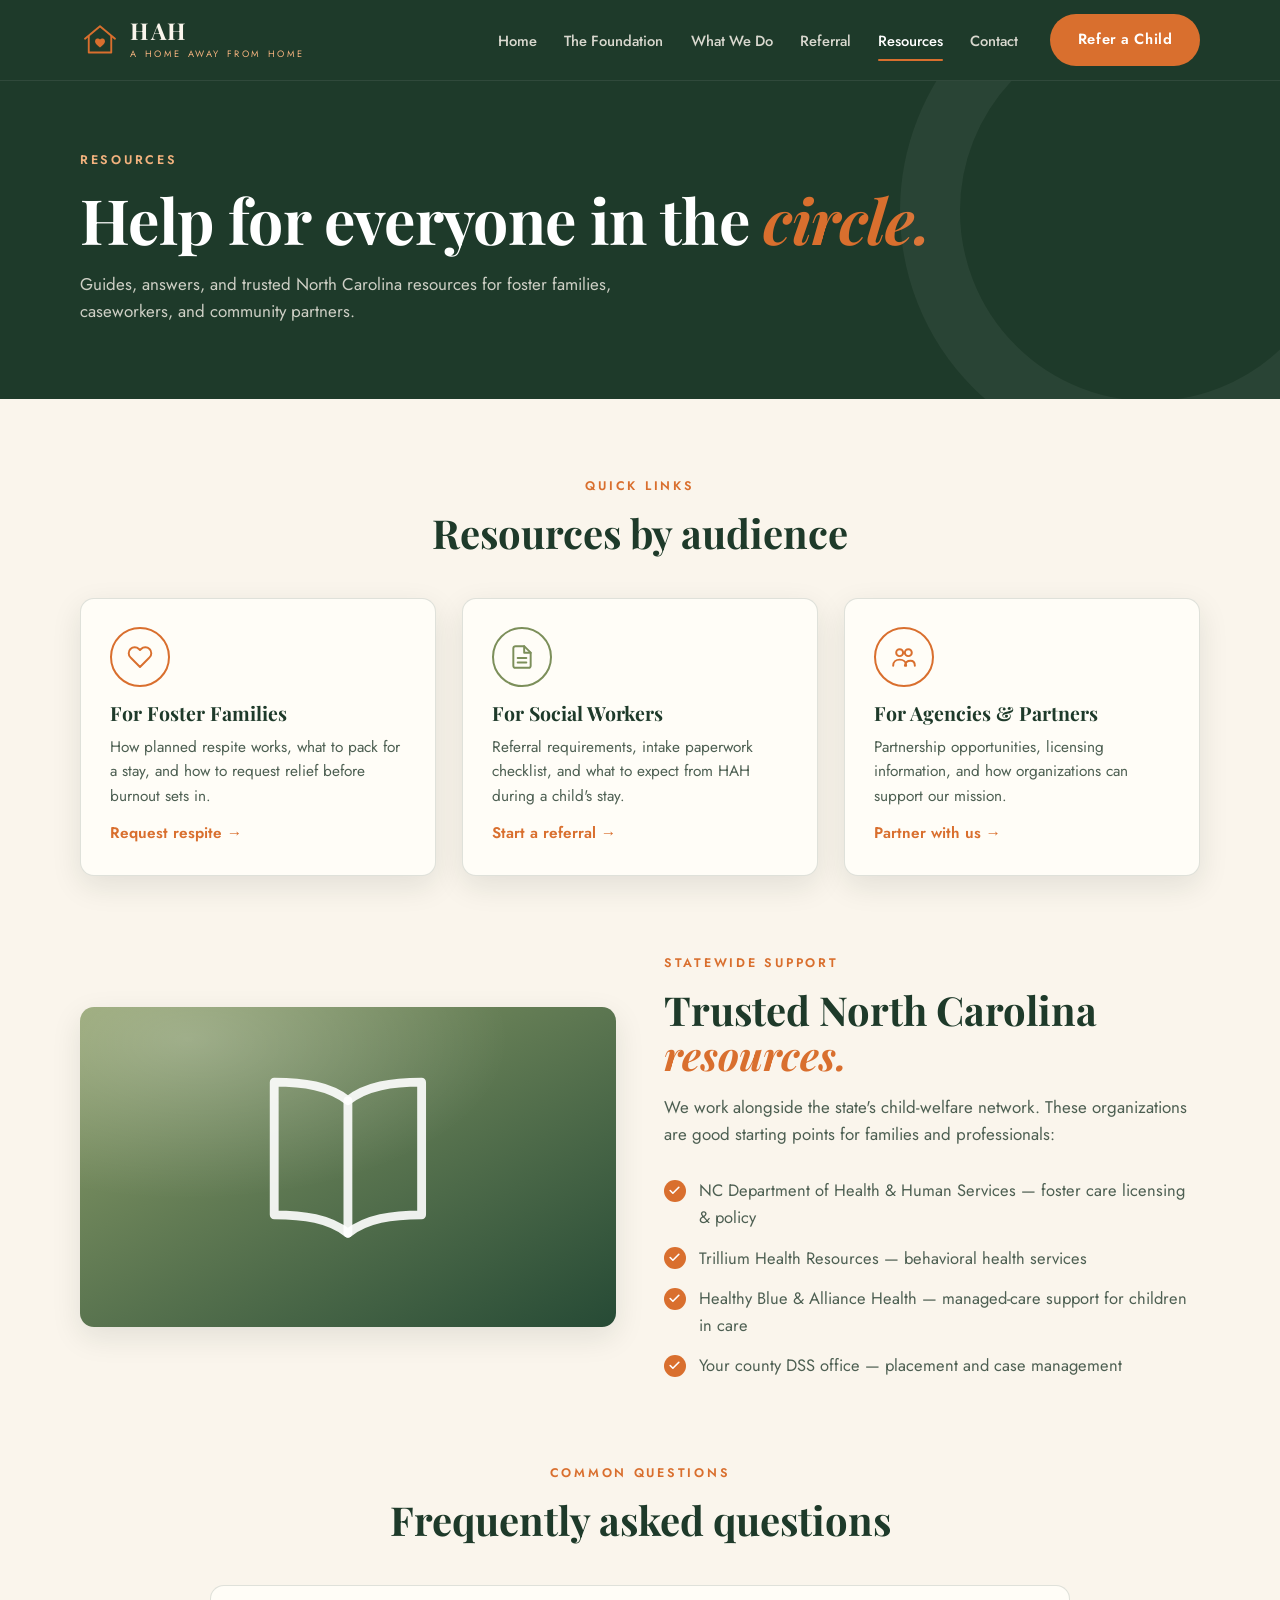
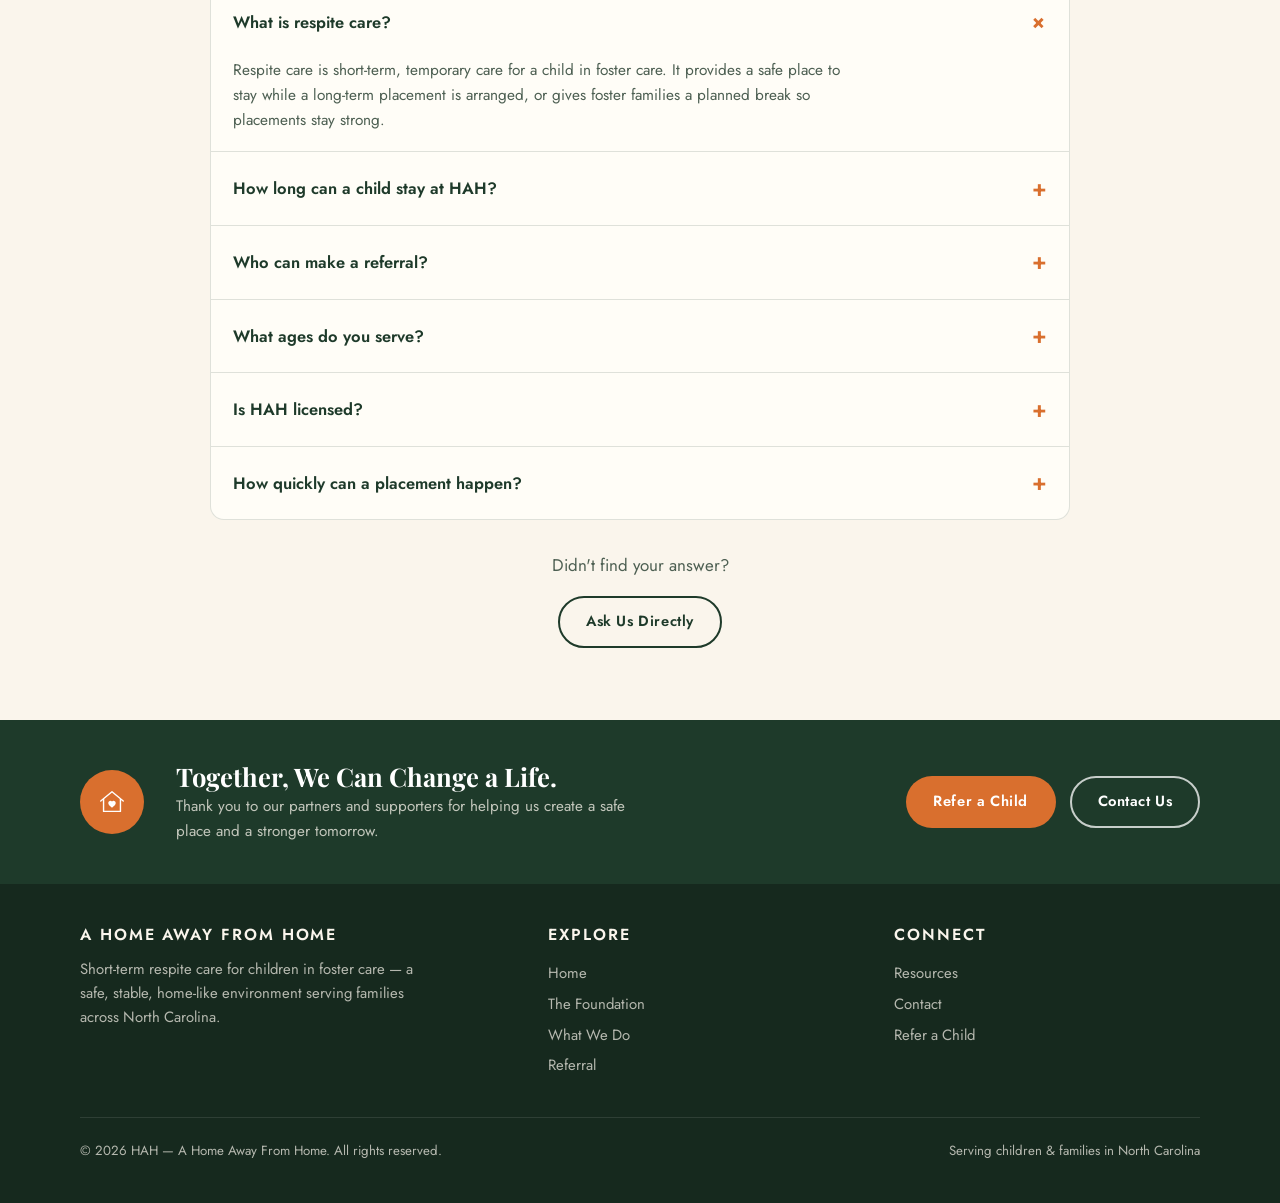
<file: resources.html>
<!DOCTYPE html>
<html lang="en">
<head>
<meta charset="UTF-8">
<meta name="viewport" content="width=device-width, initial-scale=1.0">
<title>Resources — HAH | A Home Away From Home</title>
<meta name="description" content="Resources and answers for foster families, social workers, and agencies working with HAH respite care in North Carolina.">
<link rel="preconnect" href="https://fonts.googleapis.com">
<link rel="preconnect" href="https://fonts.gstatic.com" crossorigin>
<link href="https://fonts.googleapis.com/css2?family=Playfair+Display:ital,wght@0,600;0,700;0,800;1,600;1,700&family=Jost:wght@400;500;600&display=swap" rel="stylesheet">
<link rel="stylesheet" href="css/styles.css">
</head>
<body data-page="resources">

<div class="page-hero">
  <div class="container reveal in">
    <span class="eyebrow">Resources</span>
    <h1>Help for everyone in the <span class="accent-i">circle.</span></h1>
    <p class="lede">
      Guides, answers, and trusted North Carolina resources for foster families,
      caseworkers, and community partners.
    </p>
  </div>
</div>

<!-- ===== Resource cards ===== -->
<section aria-labelledby="res-title">
  <div class="container">
    <div class="section-head center">
      <span class="eyebrow">Quick Links</span>
      <h2 id="res-title">Resources by audience</h2>
    </div>
    <div class="card-grid cols-3">
      <article class="panel-card reveal">
        <div class="icon-ring ring-orange">
          <svg viewBox="0 0 24 24" fill="none" stroke="currentColor" stroke-width="1.8" stroke-linecap="round" stroke-linejoin="round"><path d="M20.8 4.6a5.5 5.5 0 0 0-7.8 0L12 5.6l-1-1a5.5 5.5 0 0 0-7.8 7.8l1 1L12 21.2l7.8-7.8 1-1a5.5 5.5 0 0 0 0-7.8z"/></svg>
        </div>
        <h3>For Foster Families</h3>
        <p>How planned respite works, what to pack for a stay, and how to request relief before burnout sets in.</p>
        <p style="margin-top:.8rem"><a href="referral.html" style="color:var(--orange);font-weight:600">Request respite →</a></p>
      </article>
      <article class="panel-card reveal">
        <div class="icon-ring ring-green">
          <svg viewBox="0 0 24 24" fill="none" stroke="currentColor" stroke-width="1.8" stroke-linecap="round" stroke-linejoin="round"><path d="M14 2H6a2 2 0 0 0-2 2v16a2 2 0 0 0 2 2h12a2 2 0 0 0 2-2V8z"/><polyline points="14 2 14 8 20 8"/><line x1="8" y1="13" x2="16" y2="13"/><line x1="8" y1="17" x2="16" y2="17"/></svg>
        </div>
        <h3>For Social Workers</h3>
        <p>Referral requirements, intake paperwork checklist, and what to expect from HAH during a child's stay.</p>
        <p style="margin-top:.8rem"><a href="referral.html" style="color:var(--orange);font-weight:600">Start a referral →</a></p>
      </article>
      <article class="panel-card reveal">
        <div class="icon-ring ring-orange">
          <svg viewBox="0 0 24 24" fill="none" stroke="currentColor" stroke-width="1.8" stroke-linecap="round" stroke-linejoin="round"><circle cx="8" cy="8" r="3.2"/><circle cx="16" cy="8" r="3.2"/><path d="M2 20c0-3.6 2.6-5.6 6-5.6s6 2 6 5.6M12.8 20c.4-2.9 2.4-4.6 5.2-4.6 2.2 0 4 1.5 4 4.6"/></svg>
        </div>
        <h3>For Agencies &amp; Partners</h3>
        <p>Partnership opportunities, licensing information, and how organizations can support our mission.</p>
        <p style="margin-top:.8rem"><a href="contact.html" style="color:var(--orange);font-weight:600">Partner with us →</a></p>
      </article>
    </div>
  </div>
</section>

<!-- ===== NC resources ===== -->
<section style="padding-top:0" aria-labelledby="nc-title">
  <div class="container split">
    <div class="visual reveal" role="img" aria-label="Illustration of an open book">
      <svg viewBox="0 0 64 64" fill="none" stroke="currentColor" stroke-width="2.4" stroke-linecap="round" stroke-linejoin="round"><path d="M32 14c-5-4-12-5-20-5v36c8 0 15 1 20 5 5-4 12-5 20-5V9c-8 0-15 1-20 5z"/><path d="M32 14v36"/></svg>
    </div>
    <div class="reveal">
      <span class="eyebrow">Statewide Support</span>
      <h2 id="nc-title">Trusted North Carolina <span class="accent-i">resources.</span></h2>
      <p class="lede" style="margin:1rem 0 1.4rem">
        We work alongside the state's child-welfare network. These organizations
        are good starting points for families and professionals:
      </p>
      <ul class="checklist">
        <li>NC Department of Health &amp; Human Services — foster care licensing &amp; policy</li>
        <li>Trillium Health Resources — behavioral health services</li>
        <li>Healthy Blue &amp; Alliance Health — managed-care support for children in care</li>
        <li>Your county DSS office — placement and case management</li>
      </ul>
    </div>
  </div>
</section>

<!-- ===== FAQ ===== -->
<section style="padding-top:0" aria-labelledby="faq-title">
  <div class="container" style="max-width:860px">
    <div class="section-head center">
      <span class="eyebrow">Common Questions</span>
      <h2 id="faq-title">Frequently asked questions</h2>
    </div>
    <div class="faq reveal">
      <details open>
        <summary>What is respite care?</summary>
        <div class="faq-body">Respite care is short-term, temporary care for a child in foster care. It provides a safe place to stay while a long-term placement is arranged, or gives foster families a planned break so placements stay strong.</div>
      </details>
      <details>
        <summary>How long can a child stay at HAH?</summary>
        <div class="faq-body">Stays range from a single night to several weeks, depending on the child's needs and the agency's placement timeline. Every stay is coordinated with the referring caseworker.</div>
      </details>
      <details>
        <summary>Who can make a referral?</summary>
        <div class="faq-body">Social workers, case managers, county DSS staff, licensed agencies, and foster parents (through their agency) can all initiate a referral using our online form or by phone.</div>
      </details>
      <details>
        <summary>What ages do you serve?</summary>
        <div class="faq-body">We serve children and youth in foster care from infancy through age 17. Let us know the child's age in your referral and we'll confirm current availability.</div>
      </details>
      <details>
        <summary>Is HAH licensed?</summary>
        <div class="faq-body">Yes. HAH operates as a licensed home environment and works within North Carolina child-welfare requirements, in coordination with state and county agencies.</div>
      </details>
      <details>
        <summary>How quickly can a placement happen?</summary>
        <div class="faq-body">Emergency referrals are often placed within 24 hours, subject to availability. Planned respite can be scheduled in advance — the earlier you reach out, the better we can prepare.</div>
      </details>
    </div>
    <div class="center" style="margin-top:2rem">
      <p class="lede" style="margin-bottom:1rem">Didn't find your answer?</p>
      <a href="contact.html" class="btn btn-outline-green">Ask Us Directly</a>
    </div>
  </div>
</section>

<script src="js/script.js"></script>
</body>
</html>
</file>
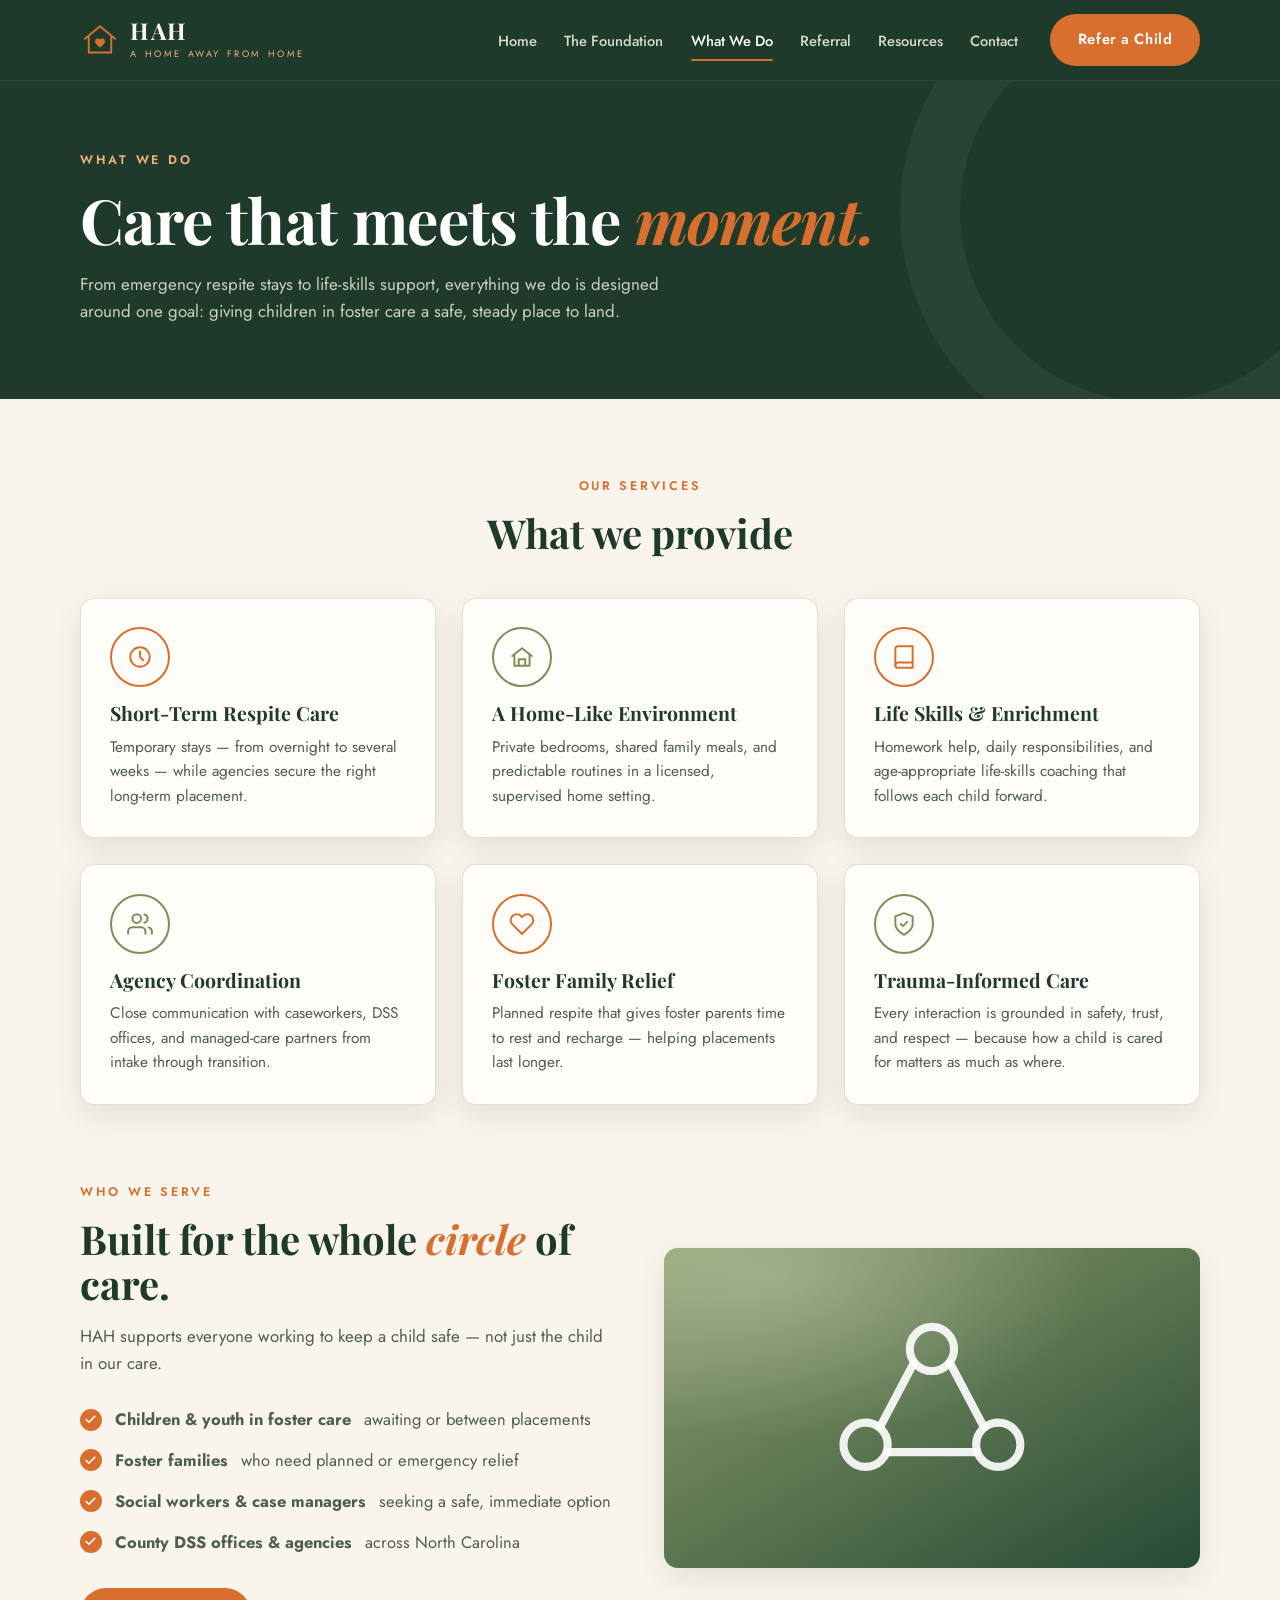
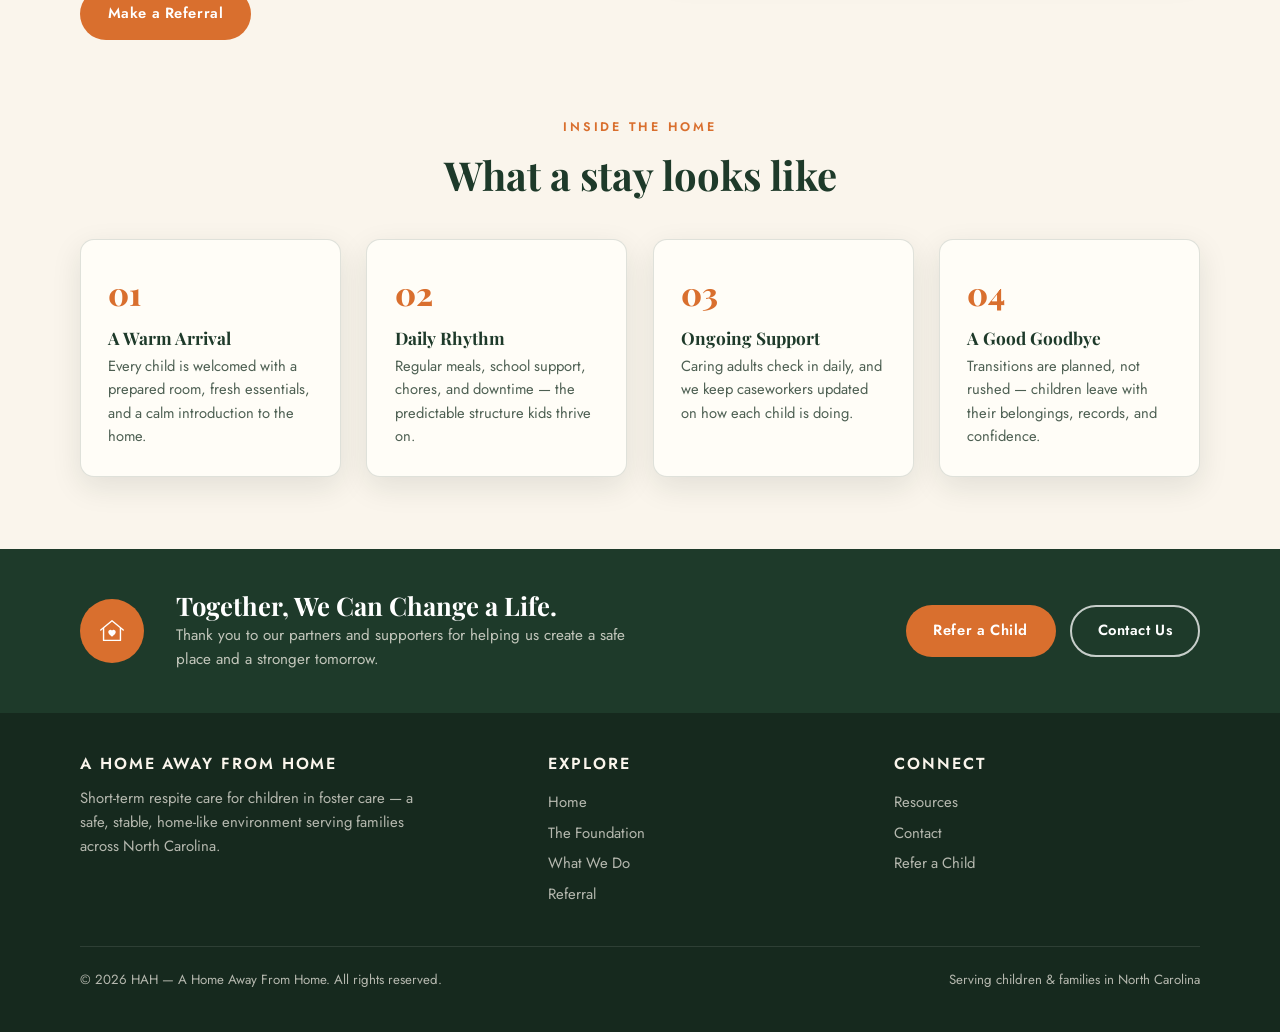
<file: what-we-do.html>
<!DOCTYPE html>
<html lang="en">
<head>
<meta charset="UTF-8">
<meta name="viewport" content="width=device-width, initial-scale=1.0">
<title>What We Do — HAH | A Home Away From Home</title>
<meta name="description" content="Short-term respite care, life-skills support, and agency coordination for children in foster care across North Carolina.">
<link rel="preconnect" href="https://fonts.googleapis.com">
<link rel="preconnect" href="https://fonts.gstatic.com" crossorigin>
<link href="https://fonts.googleapis.com/css2?family=Playfair+Display:ital,wght@0,600;0,700;0,800;1,600;1,700&family=Jost:wght@400;500;600&display=swap" rel="stylesheet">
<link rel="stylesheet" href="css/styles.css">
</head>
<body data-page="what-we-do">

<div class="page-hero">
  <div class="container reveal in">
    <span class="eyebrow">What We Do</span>
    <h1>Care that meets the <span class="accent-i">moment.</span></h1>
    <p class="lede">
      From emergency respite stays to life-skills support, everything we do is
      designed around one goal: giving children in foster care a safe, steady
      place to land.
    </p>
  </div>
</div>

<!-- ===== Services ===== -->
<section aria-labelledby="services-title">
  <div class="container">
    <div class="section-head center">
      <span class="eyebrow">Our Services</span>
      <h2 id="services-title">What we provide</h2>
    </div>
    <div class="card-grid cols-3">
      <article class="panel-card reveal">
        <div class="icon-ring ring-orange">
          <svg viewBox="0 0 24 24" fill="none" stroke="currentColor" stroke-width="1.8" stroke-linecap="round" stroke-linejoin="round"><circle cx="12" cy="12" r="9"/><path d="M12 7v5l3 3"/></svg>
        </div>
        <h3>Short-Term Respite Care</h3>
        <p>Temporary stays — from overnight to several weeks — while agencies secure the right long-term placement.</p>
      </article>
      <article class="panel-card reveal">
        <div class="icon-ring ring-green">
          <svg viewBox="0 0 24 24" fill="none" stroke="currentColor" stroke-width="1.8" stroke-linecap="round" stroke-linejoin="round"><path d="M3 11 12 4l9 7"/><path d="M5 10v10h14V10"/><path d="M9 20v-6h6v6"/></svg>
        </div>
        <h3>A Home-Like Environment</h3>
        <p>Private bedrooms, shared family meals, and predictable routines in a licensed, supervised home setting.</p>
      </article>
      <article class="panel-card reveal">
        <div class="icon-ring ring-orange">
          <svg viewBox="0 0 24 24" fill="none" stroke="currentColor" stroke-width="1.8" stroke-linecap="round" stroke-linejoin="round"><path d="M4 19.5A2.5 2.5 0 0 1 6.5 17H20"/><path d="M6.5 2H20v20H6.5A2.5 2.5 0 0 1 4 19.5v-15A2.5 2.5 0 0 1 6.5 2z"/></svg>
        </div>
        <h3>Life Skills &amp; Enrichment</h3>
        <p>Homework help, daily responsibilities, and age-appropriate life-skills coaching that follows each child forward.</p>
      </article>
      <article class="panel-card reveal">
        <div class="icon-ring ring-green">
          <svg viewBox="0 0 24 24" fill="none" stroke="currentColor" stroke-width="1.8" stroke-linecap="round" stroke-linejoin="round"><path d="M17 21v-2a4 4 0 0 0-4-4H5a4 4 0 0 0-4 4v2"/><circle cx="9" cy="7" r="4"/><path d="M23 21v-2a4 4 0 0 0-3-3.87"/><path d="M16 3.13a4 4 0 0 1 0 7.75"/></svg>
        </div>
        <h3>Agency Coordination</h3>
        <p>Close communication with caseworkers, DSS offices, and managed-care partners from intake through transition.</p>
      </article>
      <article class="panel-card reveal">
        <div class="icon-ring ring-orange">
          <svg viewBox="0 0 24 24" fill="none" stroke="currentColor" stroke-width="1.8" stroke-linecap="round" stroke-linejoin="round"><path d="M20.8 4.6a5.5 5.5 0 0 0-7.8 0L12 5.6l-1-1a5.5 5.5 0 0 0-7.8 7.8l1 1L12 21.2l7.8-7.8 1-1a5.5 5.5 0 0 0 0-7.8z"/></svg>
        </div>
        <h3>Foster Family Relief</h3>
        <p>Planned respite that gives foster parents time to rest and recharge — helping placements last longer.</p>
      </article>
      <article class="panel-card reveal">
        <div class="icon-ring ring-green">
          <svg viewBox="0 0 24 24" fill="none" stroke="currentColor" stroke-width="1.8" stroke-linecap="round" stroke-linejoin="round"><path d="M12 22s8-4 8-10V5l-8-3-8 3v7c0 6 8 10 8 10z"/><polyline points="9 12 11 14 15 10"/></svg>
        </div>
        <h3>Trauma-Informed Care</h3>
        <p>Every interaction is grounded in safety, trust, and respect — because how a child is cared for matters as much as where.</p>
      </article>
    </div>
  </div>
</section>

<!-- ===== Who we serve ===== -->
<section style="padding-top:0" aria-labelledby="serve-title">
  <div class="container split">
    <div class="reveal">
      <span class="eyebrow">Who We Serve</span>
      <h2 id="serve-title">Built for the whole <span class="accent-i">circle</span> of care.</h2>
      <p class="lede" style="margin:1rem 0 1.4rem">
        HAH supports everyone working to keep a child safe — not just the child
        in our care.
      </p>
      <ul class="checklist">
        <li><strong>Children &amp; youth in foster care</strong> awaiting or between placements</li>
        <li><strong>Foster families</strong> who need planned or emergency relief</li>
        <li><strong>Social workers &amp; case managers</strong> seeking a safe, immediate option</li>
        <li><strong>County DSS offices &amp; agencies</strong> across North Carolina</li>
      </ul>
      <div style="margin-top:1.6rem">
        <a href="referral.html" class="btn btn-orange">Make a Referral</a>
      </div>
    </div>
    <div class="visual reveal" role="img" aria-label="Illustration of people connected in a circle of care">
      <svg viewBox="0 0 64 64" fill="none" stroke="currentColor" stroke-width="2.2" stroke-linecap="round" stroke-linejoin="round"><circle cx="32" cy="16" r="6"/><circle cx="14" cy="42" r="6"/><circle cx="50" cy="42" r="6"/><path d="M27 20 18 37M37 20l9 17M20 44h24"/></svg>
    </div>
  </div>
</section>

<!-- ===== A day at HAH ===== -->
<section style="padding-top:0" aria-labelledby="day-title">
  <div class="container">
    <div class="section-head center">
      <span class="eyebrow">Inside the Home</span>
      <h2 id="day-title">What a stay looks like</h2>
    </div>
    <div class="steps">
      <div class="step reveal"><h3>A Warm Arrival</h3><p>Every child is welcomed with a prepared room, fresh essentials, and a calm introduction to the home.</p></div>
      <div class="step reveal"><h3>Daily Rhythm</h3><p>Regular meals, school support, chores, and downtime — the predictable structure kids thrive on.</p></div>
      <div class="step reveal"><h3>Ongoing Support</h3><p>Caring adults check in daily, and we keep caseworkers updated on how each child is doing.</p></div>
      <div class="step reveal"><h3>A Good Goodbye</h3><p>Transitions are planned, not rushed — children leave with their belongings, records, and confidence.</p></div>
    </div>
  </div>
</section>

<script src="js/script.js"></script>
</body>
</html>
</file>
<file: css/styles.css>
/* ============================================================
   HAH — A Home Away From Home
   Shared stylesheet
   ============================================================ */
:root{
  --green-950:#16291e;
  --green-900:#1e3a2a;
  --green-800:#264a35;
  --green-600:#3f6b4f;
  --sage:#8fa06b;
  --sage-deep:#7c8f5a;
  --cream:#faf5ec;
  --cream-2:#f4ecdd;
  --paper:#fffdf7;
  --ink:#22392c;
  --ink-soft:#4d5f52;
  --orange:#d96f2e;
  --orange-deep:#c25f22;
  --orange-soft:#f2b27e;
  --gold:#e0a458;
  --line:rgba(30,58,42,.14);
  --radius:14px;
  --shadow:0 10px 30px rgba(22,41,30,.10);
  --font-display:"Playfair Display",Georgia,serif;
  --font-body:"Jost","Segoe UI",sans-serif;
}

*{box-sizing:border-box;margin:0;padding:0}
html{scroll-behavior:smooth}
body{
  font-family:var(--font-body);
  background:var(--cream);
  color:var(--ink);
  line-height:1.6;
  font-size:16.5px;
  -webkit-font-smoothing:antialiased;
}
img,svg{display:block;max-width:100%}
a{color:inherit;text-decoration:none}
ul{list-style:none}
.container{width:min(1120px,92%);margin-inline:auto}

/* ---------- Type ---------- */
h1,h2,h3,.display{font-family:var(--font-display);color:var(--green-900);line-height:1.12;font-weight:700}
h1{font-size:clamp(2.4rem,5.2vw,3.9rem);letter-spacing:-.01em}
h2{font-size:clamp(1.7rem,3.4vw,2.5rem)}
h3{font-size:1.22rem}
.accent-i{color:var(--orange);font-style:italic}
.eyebrow{
  display:inline-block;
  font-size:.78rem;font-weight:600;letter-spacing:.22em;text-transform:uppercase;
  color:var(--orange);margin-bottom:.9rem;
}
.lede{color:var(--ink-soft);font-size:1.06rem;max-width:60ch}
.center{text-align:center}
.center .lede{margin-inline:auto}

/* ---------- Buttons ---------- */
.btn{
  display:inline-flex;align-items:center;gap:.5rem;
  padding:.78rem 1.6rem;border-radius:999px;
  font-family:var(--font-body);font-weight:600;font-size:.92rem;letter-spacing:.04em;
  border:2px solid transparent;cursor:pointer;transition:.22s ease;
}
.btn-orange{background:var(--orange);color:#fff}
.btn-orange:hover{background:var(--orange-deep);transform:translateY(-2px)}
.btn-outline-light{border-color:rgba(255,255,255,.75);color:#fff;background:transparent}
.btn-outline-light:hover{background:rgba(255,255,255,.12)}
.btn-outline-green{border-color:var(--green-900);color:var(--green-900);background:transparent}
.btn-outline-green:hover{background:var(--green-900);color:var(--cream)}
.btn:focus-visible,a:focus-visible{outline:3px solid var(--gold);outline-offset:3px}

/* ---------- Header ---------- */
.site-header{
  position:sticky;top:0;z-index:60;
  background:var(--green-900);color:var(--cream);
  border-bottom:1px solid rgba(255,255,255,.08);
}
.header-inner{display:flex;align-items:center;gap:2rem;padding:.85rem 0}
.brand{display:flex;align-items:center;gap:.65rem}
.brand-mark{width:40px;height:40px;flex:none}
.brand-text{line-height:1.05}
.brand-text .brand-name{font-family:var(--font-display);font-weight:700;font-size:1.45rem;letter-spacing:.06em;color:var(--cream)}
.brand-text .brand-tag{font-size:.58rem;letter-spacing:.28em;text-transform:uppercase;color:var(--orange-soft)}
.main-nav{margin-left:auto}
.main-nav ul{display:flex;gap:1.7rem;align-items:center}
.main-nav a{
  font-size:.92rem;font-weight:500;color:rgba(250,245,236,.85);
  padding:.35rem 0;position:relative;transition:color .2s;
}
.main-nav a:hover{color:#fff}
.main-nav a.active{color:#fff}
.main-nav a.active::after{
  content:"";position:absolute;left:0;right:0;bottom:-4px;height:2px;
  background:var(--orange);border-radius:2px;
}
.header-cta{flex:none}
.nav-toggle{
  display:none;margin-left:auto;background:none;border:0;cursor:pointer;padding:.4rem;
}
.nav-toggle span{display:block;width:26px;height:2.5px;background:var(--cream);margin:5px 0;border-radius:2px;transition:.25s}
.nav-toggle[aria-expanded="true"] span:nth-child(1){transform:translateY(7.5px) rotate(45deg)}
.nav-toggle[aria-expanded="true"] span:nth-child(2){opacity:0}
.nav-toggle[aria-expanded="true"] span:nth-child(3){transform:translateY(-7.5px) rotate(-45deg)}

/* ---------- Hero ---------- */
.hero{position:relative;overflow:hidden;padding:4.5rem 0 5.5rem;background:var(--cream)}
.hero::after{ /* dark green curve at the bottom like the mockup */
  content:"";position:absolute;left:-10%;right:-10%;bottom:-90px;height:150px;
  background:var(--green-900);border-radius:50% 50% 0 0;
}
/* Home hero variant: continuous-line house replaces the curve */
.house-hero{padding-bottom:1.5rem}
.house-hero::after{display:none}
.house-hero .hero-copy{position:relative;z-index:1}

/* Photo placeholder (hero right column) */
.img-placeholder{
  aspect-ratio:4/3;width:100%;border-radius:var(--radius);
  border:2px dashed rgba(30,58,42,.35);background:var(--cream-2);
  display:flex;flex-direction:column;align-items:center;justify-content:center;gap:.7rem;
  color:var(--ink-soft);font-weight:500;font-size:.95rem;letter-spacing:.04em;
}
.img-placeholder svg{width:44px;height:44px;opacity:.7}
.hero-photo{ /* use this class on the real <img> when you swap it in */
  width:100%;aspect-ratio:4/3;object-fit:cover;border-radius:var(--radius);
  box-shadow:var(--shadow);border:6px solid var(--paper);
}

.wave-divider{
  width:100%;overflow:visible;color:var(--green-900);
}
.wave-divider svg{width:100%;height:auto;display:block}
.wave-divider.house-line{position:relative;z-index:0;margin-top:-40px}
@media (max-width:980px){
  .wave-divider.house-line{margin-top:-1rem}
}
.hero-grid{display:grid;grid-template-columns:1.1fr .9fr;gap:3.5rem;align-items:center;position:relative;z-index:1}
.hero-copy .lede{margin:1.4rem 0 2rem;border-left:3px solid var(--orange);padding-left:1.1rem}
.hero-actions{display:flex;gap:.9rem;flex-wrap:wrap}
.hero-figure{position:relative}
.portrait{
  border-radius:200px 200px var(--radius) var(--radius);
  overflow:hidden;box-shadow:var(--shadow);
  aspect-ratio:4/5;display:flex;align-items:flex-end;justify-content:center;
  background:
    radial-gradient(120% 90% at 70% 15%,var(--cream-2) 0%,transparent 55%),
    linear-gradient(160deg,var(--green-600),var(--green-900));
  border:6px solid var(--paper);
}
.portrait svg{width:78%;height:auto;opacity:.95}
.hero-badge{
  position:absolute;bottom:-14px;left:-14px;background:var(--paper);
  border:1px solid var(--line);border-radius:12px;padding:.7rem 1rem;
  box-shadow:var(--shadow);display:flex;gap:.6rem;align-items:center;
  font-size:.85rem;font-weight:600;color:var(--green-900);
}
.hero-badge .dot{width:10px;height:10px;border-radius:50%;background:var(--orange);flex:none}

/* ---------- Sections ---------- */
section{padding:4.5rem 0}
.section-head{margin-bottom:2.6rem}
.divider-title{
  display:flex;align-items:center;gap:1.2rem;justify-content:center;margin-bottom:2.4rem;
}
.divider-title::before,.divider-title::after{
  content:"";height:1px;flex:1;max-width:220px;background:var(--line);
}
.divider-title h2{font-size:1.45rem;letter-spacing:.14em;text-transform:uppercase;font-weight:700}

/* ---------- Card rows (My Story / services) ---------- */
.card-grid{display:grid;grid-template-columns:repeat(4,1fr);gap:1.6rem}
.card-grid.cols-3{grid-template-columns:repeat(3,1fr)}
.card-grid.cols-2{grid-template-columns:repeat(2,1fr)}
.story-card{text-align:center;padding:.5rem 0.4rem}
.icon-ring{
  width:74px;height:74px;border-radius:50%;margin:0 auto 1rem;
  display:grid;place-items:center;border:2px solid currentColor;
}
.icon-ring svg{width:32px;height:32px}
.ring-orange{color:var(--orange)}
.ring-green{color:var(--sage-deep)}
.story-card h3{margin-bottom:.5rem}
.story-card p{font-size:.94rem;color:var(--ink-soft)}

.panel-card{
  background:var(--paper);border:1px solid var(--line);border-radius:var(--radius);
  padding:1.8rem;box-shadow:var(--shadow);
}
.panel-card h3{margin-bottom:.6rem}
.panel-card p{color:var(--ink-soft);font-size:.96rem}
.panel-card .icon-ring{margin:0 0 1rem;width:60px;height:60px}
.panel-card .icon-ring svg{width:26px;height:26px}

/* ---------- Quote banner ---------- */
.quote-banner{
  background:linear-gradient(120deg,var(--sage-deep),var(--sage));
  border-radius:var(--radius);color:#fff;
  display:grid;grid-template-columns:96px 1fr auto;gap:1.6rem;align-items:center;
  padding:2.2rem 2.4rem;box-shadow:var(--shadow);
}
.quote-banner .quote-house{
  width:96px;height:96px;border-radius:18px;background:rgba(255,255,255,.14);
  display:grid;place-items:center;
}
.quote-banner .quote-house svg{width:52px;height:52px}
.quote-banner blockquote{font-family:var(--font-display);font-size:clamp(1.15rem,2.2vw,1.5rem);line-height:1.4}
.quote-banner blockquote em{color:var(--cream-2);font-style:italic;text-decoration:underline;text-decoration-color:var(--orange);text-underline-offset:6px}
.quote-banner cite{display:block;margin-top:.8rem;font-family:var(--font-body);font-style:normal;font-size:.85rem;letter-spacing:.12em;text-transform:uppercase;color:var(--orange-soft)}

/* ---------- Partner section ---------- */
.partner-grid{display:grid;grid-template-columns:1fr 1.15fr;gap:2rem;align-items:stretch}
.partner-card{background:var(--paper);border:1px solid var(--line);border-radius:var(--radius);padding:2rem;box-shadow:var(--shadow)}
.partner-logo{display:flex;align-items:center;gap:.9rem;margin-bottom:1rem}
.partner-logo .logo-mark{font-family:var(--font-display);font-size:2.6rem;font-weight:800;color:#1c5fa8;letter-spacing:-.02em}
.partner-logo .logo-sub{font-size:.8rem;letter-spacing:.2em;text-transform:uppercase;color:#1c5fa8;font-weight:600;line-height:1.5}
.partner-strap{font-weight:600;color:var(--green-900);margin-bottom:.6rem}
.person{display:flex;gap:1.1rem;align-items:center;margin-bottom:1rem}
.avatar{
  width:74px;height:74px;border-radius:50%;flex:none;overflow:hidden;
  background:linear-gradient(160deg,var(--green-600),var(--green-900));
  display:grid;place-items:center;border:3px solid var(--cream-2);
}
.avatar svg{width:70%;height:70%}
.person .name{font-family:var(--font-display);font-size:1.25rem;font-weight:700;color:var(--green-900)}
.person .role{font-size:.78rem;letter-spacing:.18em;text-transform:uppercase;color:var(--orange);font-weight:600}
.mini-badges{display:grid;grid-template-columns:repeat(4,1fr);gap:.8rem;margin-top:1.4rem}
.mini-badge{
  border:1px solid var(--line);border-radius:10px;padding:.8rem .5rem;text-align:center;
  font-size:.72rem;font-weight:600;color:var(--green-900);background:var(--cream);
}
.mini-badge svg{width:22px;height:22px;margin:0 auto .45rem;color:var(--orange)}

/* ---------- Logos band ---------- */
.logo-band{display:flex;flex-wrap:wrap;justify-content:center;gap:2.2rem 3.4rem;align-items:center;margin-top:2.2rem}
.logo-chip{display:flex;align-items:center;gap:.6rem;color:var(--ink-soft);font-weight:600;font-size:1rem;filter:grayscale(.15)}
.logo-chip svg{width:30px;height:30px;color:var(--sage-deep)}
.logo-chip.blue svg{color:#2b6cb0}
.logo-chip.red svg{color:#b2452f}

/* ---------- CTA band ---------- */
.cta-band{background:var(--green-900);color:var(--cream);padding:2.6rem 0}
.cta-inner{display:flex;align-items:center;gap:2rem;flex-wrap:wrap}
.cta-icon{
  width:64px;height:64px;border-radius:50%;background:var(--orange);
  display:grid;place-items:center;flex:none;
}
.cta-icon svg{width:30px;height:30px;color:#fff}
.cta-text h2{color:#fff;font-size:1.6rem;margin-bottom:.25rem}
.cta-text p{color:rgba(250,245,236,.75);font-size:.95rem;max-width:52ch}
.cta-actions{margin-left:auto;display:flex;gap:.9rem;flex-wrap:wrap}

/* ---------- Footer ---------- */
.site-footer{background:var(--green-950);color:rgba(250,245,236,.7);padding:2.6rem 0}
.footer-grid{display:grid;grid-template-columns:1.4fr 1fr 1fr;gap:2.5rem}
.footer-grid h3{color:var(--cream);font-size:1rem;font-family:var(--font-body);font-weight:600;letter-spacing:.12em;text-transform:uppercase;margin-bottom:.9rem}
.footer-grid a{display:block;padding:.22rem 0;font-size:.93rem;transition:color .2s}
.footer-grid a:hover{color:var(--orange-soft)}
.footer-bottom{border-top:1px solid rgba(255,255,255,.1);margin-top:2.2rem;padding-top:1.4rem;font-size:.83rem;display:flex;justify-content:space-between;flex-wrap:wrap;gap:.6rem}

/* ---------- Page hero (interior pages) ---------- */
.page-hero{
  background:var(--green-900);color:var(--cream);padding:4rem 0 4.6rem;position:relative;overflow:hidden;
}
.page-hero h1{color:#fff}
.page-hero .lede{color:rgba(250,245,236,.8);margin-top:1rem}
.page-hero .eyebrow{color:var(--orange-soft)}
.page-hero::before{
  content:"";position:absolute;right:-120px;top:-120px;width:380px;height:380px;border-radius:50%;
  border:60px solid rgba(255,255,255,.05);
}

/* ---------- Steps ---------- */
.steps{display:grid;grid-template-columns:repeat(4,1fr);gap:1.6rem;counter-reset:step}
.step{background:var(--paper);border:1px solid var(--line);border-radius:var(--radius);padding:1.7rem;position:relative;box-shadow:var(--shadow)}
.step::before{
  counter-increment:step;content:counter(step,decimal-leading-zero);
  font-family:var(--font-display);font-size:2rem;font-weight:800;color:var(--orange);
  display:block;margin-bottom:.6rem;
}
.step h3{font-size:1.08rem;margin-bottom:.45rem}
.step p{font-size:.92rem;color:var(--ink-soft)}

/* ---------- Forms ---------- */
.form-card{background:var(--paper);border:1px solid var(--line);border-radius:var(--radius);padding:2.4rem;box-shadow:var(--shadow)}
.form-grid{display:grid;grid-template-columns:1fr 1fr;gap:1.2rem}
.field{display:flex;flex-direction:column;gap:.35rem}
.field.full{grid-column:1/-1}
.field label{font-size:.82rem;font-weight:600;letter-spacing:.06em;text-transform:uppercase;color:var(--green-900)}
.field input,.field select,.field textarea{
  font-family:var(--font-body);font-size:.98rem;color:var(--ink);
  padding:.75rem .95rem;border:1.5px solid var(--line);border-radius:10px;background:var(--cream);
  transition:border-color .2s, box-shadow .2s;
}
.field textarea{min-height:130px;resize:vertical}
.field input:focus,.field select:focus,.field textarea:focus{
  outline:none;border-color:var(--orange);box-shadow:0 0 0 3px rgba(217,111,46,.18);
}
.field .error-msg{display:none;font-size:.8rem;color:#b2452f;text-transform:none;letter-spacing:0}
.field.invalid input,.field.invalid select,.field.invalid textarea{border-color:#b2452f}
.field.invalid .error-msg{display:block}
.form-note{font-size:.85rem;color:var(--ink-soft);margin-top:1rem}
.form-success{
  display:none;background:#eef4e6;border:1px solid var(--sage);border-radius:10px;
  padding:1rem 1.2rem;margin-top:1.2rem;color:var(--green-800);font-weight:500;
}
.form-success.show{display:block}

/* ---------- FAQ / accordion ---------- */
.faq{border:1px solid var(--line);border-radius:var(--radius);background:var(--paper);overflow:hidden}
.faq details+details{border-top:1px solid var(--line)}
.faq summary{
  cursor:pointer;padding:1.15rem 1.4rem;font-weight:600;color:var(--green-900);
  list-style:none;display:flex;justify-content:space-between;align-items:center;gap:1rem;
}
.faq summary::-webkit-details-marker{display:none}
.faq summary::after{content:"+";font-size:1.4rem;color:var(--orange);transition:transform .2s;flex:none}
.faq details[open] summary::after{transform:rotate(45deg)}
.faq .faq-body{padding:0 1.4rem 1.2rem;color:var(--ink-soft);font-size:.96rem;max-width:75ch}

/* ---------- Split feature ---------- */
.split{display:grid;grid-template-columns:1fr 1fr;gap:3rem;align-items:center}
.split .visual{
  border-radius:var(--radius);min-height:320px;box-shadow:var(--shadow);
  background:
    radial-gradient(120% 100% at 20% 10%,rgba(255,255,255,.25),transparent 50%),
    linear-gradient(150deg,var(--sage),var(--green-800));
  display:grid;place-items:center;color:rgba(255,255,255,.9);
}
.split .visual svg{width:44%;height:auto}
.checklist li{display:flex;gap:.8rem;padding:.45rem 0;color:var(--ink-soft)}
.checklist li::before{
  content:"";flex:none;width:22px;height:22px;margin-top:.15rem;border-radius:50%;
  background:var(--orange) url('data:image/svg+xml;utf8,<svg xmlns="http://www.w3.org/2000/svg" viewBox="0 0 24 24" fill="none" stroke="white" stroke-width="3" stroke-linecap="round" stroke-linejoin="round"><polyline points="20 6 9 17 4 12"/></svg>') center/60% no-repeat;
}

/* ---------- Reveal animation ---------- */
.reveal{opacity:0;transform:translateY(22px);transition:opacity .6s ease,transform .6s ease}
.reveal.in{opacity:1;transform:none}
@media (prefers-reduced-motion:reduce){
  html{scroll-behavior:auto}
  .reveal{opacity:1;transform:none;transition:none}
  .btn:hover{transform:none}
}

/* ---------- Responsive ---------- */
@media (max-width:980px){
  .hero-grid,.split,.partner-grid{grid-template-columns:1fr}
  .card-grid,.steps{grid-template-columns:repeat(2,1fr)}
  .card-grid.cols-3{grid-template-columns:repeat(2,1fr)}
  .footer-grid{grid-template-columns:1fr 1fr}
  .quote-banner{grid-template-columns:1fr;text-align:left}
  .quote-banner .quote-house{display:none}
  .hero-figure{max-width:420px;margin-inline:auto}
}
@media (max-width:760px){
  .nav-toggle{display:block}
  .header-cta{display:none}
  .main-nav{
    position:absolute;top:100%;left:0;right:0;background:var(--green-950);
    max-height:0;overflow:hidden;transition:max-height .3s ease;margin-left:0;
  }
  .main-nav.open{max-height:420px;border-bottom:2px solid var(--orange)}
  .main-nav ul{flex-direction:column;gap:0;padding:.8rem 4%}
  .main-nav a{display:block;padding:.75rem 0;font-size:1rem}
  .main-nav a.active::after{display:none}
  .main-nav a.active{color:var(--orange-soft)}
}
@media (max-width:560px){
  .card-grid,.card-grid.cols-3,.steps,.form-grid,.mini-badges{grid-template-columns:1fr}
  .footer-grid{grid-template-columns:1fr}
  .cta-actions{margin-left:0}
  section{padding:3.2rem 0}
}

.arch-container {
  width: 300px;
  height: 450px;
  /* clip-path creates the arch shape: top-left x/y, top-right x/y, bottom-right x/y, bottom-left x/y */
  clip-path: polygon(0% 100%, 0% 30%, 50% 0%, 100% 30%, 100% 100%);
  overflow: hidden; /* Ensures the image fits inside the custom shape */
}

.arch-container img {
  width: 100%;
  height: 100%;
  object-fit: cover; /* Keeps the image from distorting */
}
</file>
